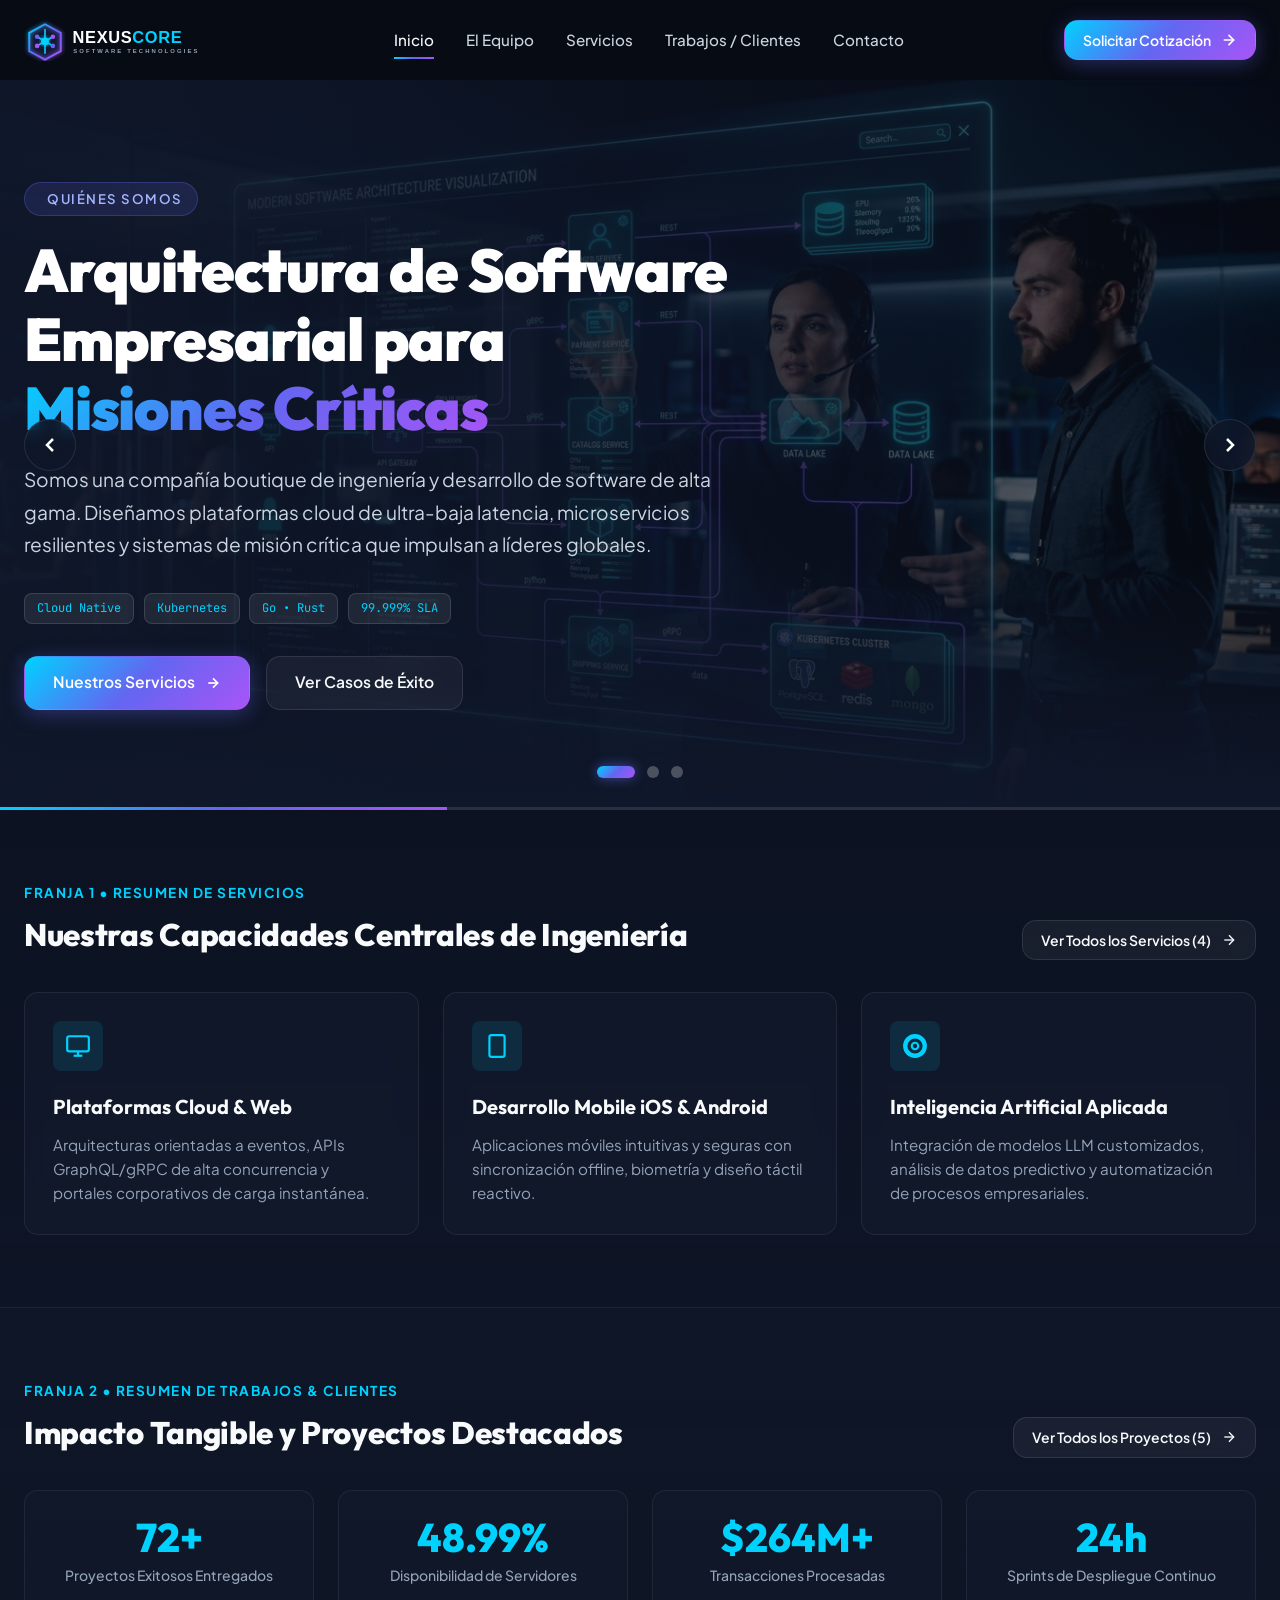
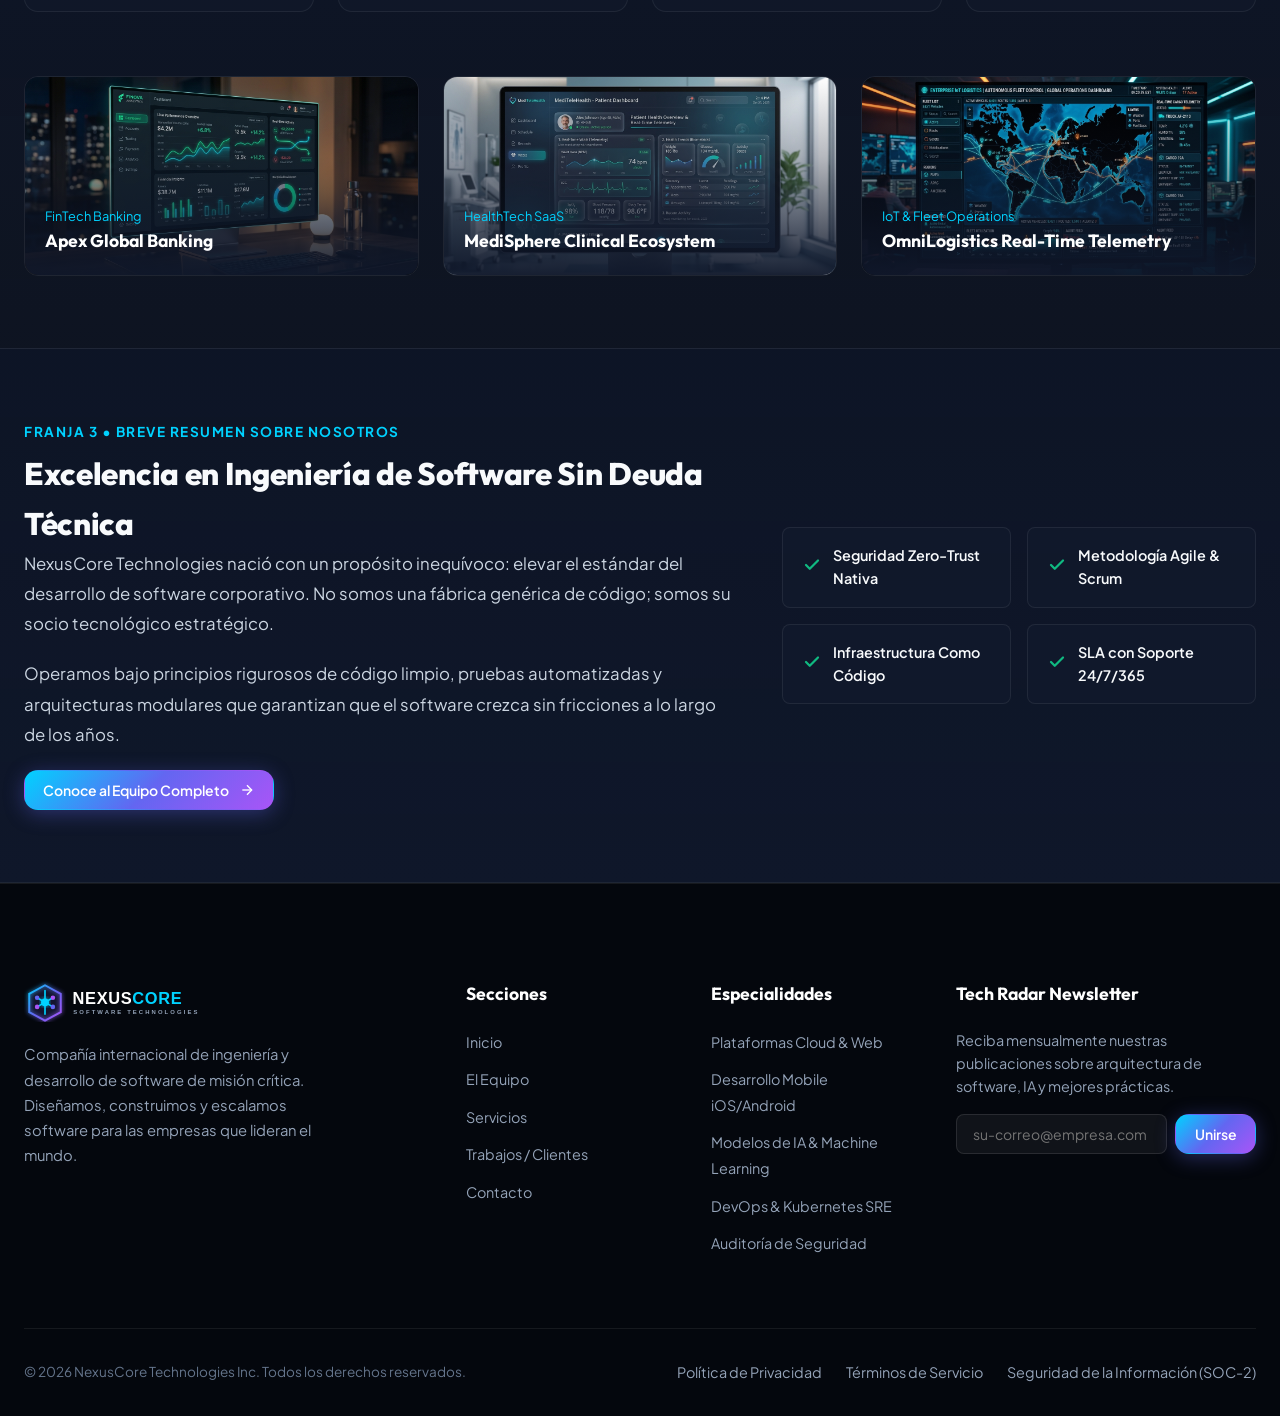
<file: index.html>
<!DOCTYPE html>
<html lang="es">

<head>
  <meta charset="UTF-8">
  <meta name="viewport" content="width=device-width, initial-scale=1.0">
  <title>NexusCore Technologies | Desarrollo de Software & Arquitectura Cloud</title>
  <meta name="description"
    content="NexusCore Technologies es una compañía líder en desarrollo de software a medida, arquitectura cloud, aplicaciones móviles y soluciones de inteligencia artificial para empresas globales.">
  <meta name="keywords"
    content="desarrollo de software, software house, cloud architecture, aplicaciones moviles, inteligencia artificial, microservicios, devops">
  <meta name="author" content="NexusCore Software Technologies">

  <!-- Favicon -->
  <link rel="icon" type="image/svg+xml" href="img/favicon.svg">

  <!-- Open Graph / Meta Social -->
  <meta property="og:type" content="website">
  <meta property="og:title" content="NexusCore Technologies | Elite Software Engineering">
  <meta property="og:description"
    content="Desarrollamos soluciones de software empresarial de alto impacto: Cloud, Mobile, Web & AI.">
  <meta property="og:image" content="img/hero-1.jpg">

  <!-- CSS Stylesheets -->
  <link rel="stylesheet" href="css/variables.css">
  <link rel="stylesheet" href="css/styles.css">
</head>

<body>

  <!-- ==========================================================================
       Header & Navigation
       ========================================================================== -->
  <header class="site-header" id="siteHeader">
    <div class="container header-container">
      <a href="index.html" class="brand-logo" aria-label="NexusCore Technologies Home">
        <img src="img/logo.svg" alt="NexusCore Software Logo" width="220" height="44">
      </a>

      <!-- Desktop & Mobile Navigation Links -->
      <nav class="nav-menu" id="navMenu" aria-label="Navegación Principal">
        <a href="index.html" class="nav-link active">Inicio</a>
        <a href="equipo.html" class="nav-link">El Equipo</a>
        <a href="servicios.html" class="nav-link">Servicios</a>
        <a href="trabajos.html" class="nav-link">Trabajos / Clientes</a>
        <a href="contacto.html" class="nav-link">Contacto</a>
      </nav>

      <div class="header-actions">
        <a href="contacto.html" class="btn btn-primary btn-sm">
          <span>Solicitar Cotización</span>
          <svg class="btn-icon-right" width="16" height="16" viewBox="0 0 24 24" fill="none" stroke="currentColor"
            stroke-width="2.5" stroke-linecap="round" stroke-linejoin="round">
            <line x1="5" y1="12" x2="19" y2="12"></line>
            <polyline points="12 5 19 12 12 19"></polyline>
          </svg>
        </a>
        <button class="mobile-toggle" id="mobileToggle" aria-label="Abrir Menú de Navegación" aria-expanded="false">
          <svg width="26" height="26" viewBox="0 0 24 24" fill="none" stroke="currentColor" stroke-width="2"
            stroke-linecap="round" stroke-linejoin="round">
            <line x1="3" y1="12" x2="21" y2="12"></line>
            <line x1="3" y1="6" x2="21" y2="6"></line>
            <line x1="3" y1="18" x2="21" y2="18"></line>
          </svg>
        </button>
      </div>
    </div>
  </header>

  <!-- ==========================================================================
       SECTION 1: HOME (Presentation Carousel & 3 Horizontal Strips)
       ========================================================================== -->
  <section id="home" class="section home-section" aria-label="Sección de Inicio y Presentación">

    <!-- Presentation Carousel (Hero Presentation) -->
    <div class="carousel-container" aria-roledescription="carousel" aria-label="Presentación Corporativa NexusCore">
      <div class="carousel-slides">

        <!-- Slide 1: Enterprise Architecture & Who We Are -->
        <article class="carousel-slide active" aria-roledescription="slide"
          aria-label="1 de 3: Quiénes Somos y Arquitectura Cloud">
          <div class="slide-backdrop">
            <img src="img/hero-1.jpg" alt="Ingenieros de NexusCore diseñando arquitectura distribuida de microservicios"
              loading="eager">
          </div>
          <div class="slide-gradient-overlay"></div>
          <div class="container">
            <div class="slide-content">
              <span class="slide-tag">
                <span class="dot"></span> Quiénes Somos
              </span>
              <h1 class="slide-title">
                Arquitectura de Software Empresarial para <span class="gradient-text">Misiones Críticas</span>
              </h1>
              <p class="slide-desc">
                Somos una compañía boutique de ingeniería y desarrollo de software de alta gama. Diseñamos plataformas
                cloud de ultra-baja latencia, microservicios resilientes y sistemas de misión crítica que impulsan a
                líderes globales.
              </p>
              <div class="slide-badges">
                <span class="tech-pill">Cloud Native</span>
                <span class="tech-pill">Kubernetes</span>
                <span class="tech-pill">Go &bull; Rust</span>
                <span class="tech-pill">99.999% SLA</span>
              </div>
              <div class="slide-actions">
                <a href="servicios.html" class="btn btn-primary">
                  <span>Nuestros Servicios</span>
                  <svg class="btn-icon-right" width="16" height="16" viewBox="0 0 24 24" fill="none"
                    stroke="currentColor" stroke-width="2.5">
                    <line x1="5" y1="12" x2="19" y2="12"></line>
                    <polyline points="12 5 19 12 12 19"></polyline>
                  </svg>
                </a>
                <a href="trabajos.html" class="btn btn-secondary">Ver Casos de Éxito</a>
              </div>
            </div>
          </div>
        </article>

        <!-- Slide 2: AI & Cloud Innovation (What We Do) -->
        <article class="carousel-slide" aria-roledescription="slide"
          aria-label="2 de 3: Qué Hacemos e Inteligencia Artificial">
          <div class="slide-backdrop">
            <img src="img/hero-2.jpg" alt="Equipo de NexusCore desarrollando modelos de Inteligencia Artificial y datos"
              loading="lazy">
          </div>
          <div class="slide-gradient-overlay"></div>
          <div class="container">
            <div class="slide-content">
              <span class="slide-tag">
                <span class="dot"></span> Qué Hacemos
              </span>
              <h2 class="slide-title">
                Inteligencia Artificial y <span class="gradient-text">Automatización Neuronal</span>
              </h2>
              <p class="slide-desc">
                Construimos agentes autónomos inteligentes, canalizaciones de datos masivos en tiempo real y modelos de
                inferencia predictiva adaptados exactamente a la lógica de negocio de su organización.
              </p>
              <div class="slide-badges">
                <span class="tech-pill">Custom LLMs</span>
                <span class="tech-pill">Predictive AI</span>
                <span class="tech-pill">Data Pipelines</span>
                <span class="tech-pill">Python &bull; PyTorch</span>
              </div>
              <div class="slide-actions">
                <a href="servicios.html" class="btn btn-primary">
                  <span>Soluciones de IA</span>
                  <svg class="btn-icon-right" width="16" height="16" viewBox="0 0 24 24" fill="none"
                    stroke="currentColor" stroke-width="2.5">
                    <line x1="5" y1="12" x2="19" y2="12"></line>
                    <polyline points="12 5 19 12 12 19"></polyline>
                  </svg>
                </a>
                <a href="contacto.html" class="btn btn-secondary">Agendar Asesoría Técnica</a>
              </div>
            </div>
          </div>
        </article>

        <!-- Slide 3: Cross-Platform Apps & Mobile Innovation -->
        <article class="carousel-slide" aria-roledescription="slide"
          aria-label="3 de 3: Aplicaciones Móviles y Web Modernas">
          <div class="slide-backdrop">
            <img src="img/hero-3.jpg" alt="Laboratorio de aplicaciones web y móviles de NexusCore" loading="lazy">
          </div>
          <div class="slide-gradient-overlay"></div>
          <div class="container">
            <div class="slide-content">
              <span class="slide-tag">
                <span class="dot"></span> Ecosistemas Multiplataforma
              </span>
              <h2 class="slide-title">
                Experiencias Digitales <span class="gradient-text">Web & Móviles de Vanguardia</span>
              </h2>
              <p class="slide-desc">
                Desarrollamos aplicaciones web progresivas y móviles nativas (iOS y Android) fluidas, con diseño UI/UX
                de nivel mundial y rendimiento extremo que deleitan a millones de usuarios finales.
              </p>
              <div class="slide-badges">
                <span class="tech-pill">React & React Native</span>
                <span class="tech-pill">Swift & Kotlin</span>
                <span class="tech-pill">TypeScript</span>
                <span class="tech-pill">GraphQL</span>
              </div>
              <div class="slide-actions">
                <a href="trabajos.html" class="btn btn-primary">
                  <span>Explorar Proyectos</span>
                  <svg class="btn-icon-right" width="16" height="16" viewBox="0 0 24 24" fill="none"
                    stroke="currentColor" stroke-width="2.5">
                    <line x1="5" y1="12" x2="19" y2="12"></line>
                    <polyline points="12 5 19 12 12 19"></polyline>
                  </svg>
                </a>
                <a href="equipo.html" class="btn btn-secondary">Conocer al Equipo</a>
              </div>
            </div>
          </div>
        </article>

      </div>

      <!-- Carousel Controls -->
      <button class="carousel-btn prev" aria-label="Slide Anterior" id="carouselPrev">
        <svg width="24" height="24" viewBox="0 0 24 24" fill="none" stroke="currentColor" stroke-width="2.5">
          <polyline points="15 18 9 12 15 6"></polyline>
        </svg>
      </button>
      <button class="carousel-btn next" aria-label="Slide Siguiente" id="carouselNext">
        <svg width="24" height="24" viewBox="0 0 24 24" fill="none" stroke="currentColor" stroke-width="2.5">
          <polyline points="9 18 15 12 9 6"></polyline>
        </svg>
      </button>

      <!-- Slide Indicators / Dots -->
      <div class="carousel-indicators" role="tablist" aria-label="Seleccionar diapositiva">
        <button class="carousel-dot active" role="tab" aria-selected="true" aria-label="Ir a diapositiva 1"></button>
        <button class="carousel-dot" role="tab" aria-selected="false" aria-label="Ir a diapositiva 2"></button>
        <button class="carousel-dot" role="tab" aria-selected="false" aria-label="Ir a diapositiva 3"></button>
      </div>

      <!-- Synchronized Progress Bar -->
      <div class="carousel-progress" aria-hidden="true">
        <div class="carousel-progress-bar"></div>
      </div>
    </div>

    <!-- ======================================================================
         3 HORIZONTAL STRIPS BELOW THE PRESENTATION (Strict Requirement)
         ====================================================================== -->
    <div class="home-strips-wrapper">

      <!-- STRIP 1: Summary of Services (Resumen de Servicios) -->
      <div class="home-strip strip-services" id="stripServices">
        <div class="container">
          <div class="strip-inner">
            <div class="strip-top-bar">
              <div>
                <div class="strip-tag-small">Franja 1 &bull; Resumen de Servicios</div>
                <h3 class="strip-heading">Nuestras Capacidades Centrales de Ingeniería</h3>
              </div>
              <a href="servicios.html" class="btn btn-secondary btn-sm">
                <span>Ver Todos los Servicios (4)</span>
                <svg width="16" height="16" viewBox="0 0 24 24" fill="none" stroke="currentColor" stroke-width="2">
                  <line x1="5" y1="12" x2="19" y2="12"></line>
                  <polyline points="12 5 19 12 12 19"></polyline>
                </svg>
              </a>
            </div>

            <div class="strip-services-grid">
              <!-- Summary Service 1 -->
              <div class="strip-service-card">
                <div class="strip-card-icon">
                  <svg width="26" height="26" viewBox="0 0 24 24" fill="none" stroke="currentColor" stroke-width="2">
                    <rect x="2" y="3" width="20" height="14" rx="2" ry="2"></rect>
                    <line x1="8" y1="21" x2="16" y2="21"></line>
                    <line x1="12" y1="17" x2="12" y2="21"></line>
                  </svg>
                </div>
                <h4 class="strip-card-title">Plataformas Cloud & Web</h4>
                <p class="strip-card-desc">Arquitecturas orientadas a eventos, APIs GraphQL/gRPC de alta concurrencia y
                  portales corporativos de carga instantánea.</p>
              </div>

              <!-- Summary Service 2 -->
              <div class="strip-service-card">
                <div class="strip-card-icon">
                  <svg width="26" height="26" viewBox="0 0 24 24" fill="none" stroke="currentColor" stroke-width="2">
                    <rect x="5" y="2" width="14" height="20" rx="2" ry="2"></rect>
                    <line x1="12" y1="18" x2="12.01" y2="18"></line>
                  </svg>
                </div>
                <h4 class="strip-card-title">Desarrollo Mobile iOS & Android</h4>
                <p class="strip-card-desc">Aplicaciones móviles intuitivas y seguras con sincronización offline,
                  biometría y diseño táctil reactivo.</p>
              </div>

              <!-- Summary Service 3 -->
              <div class="strip-service-card">
                <div class="strip-card-icon">
                  <svg width="26" height="26" viewBox="0 0 24 24" fill="none" stroke="currentColor" stroke-width="2">
                    <path d="M12 2a10 10 0 1 0 10 10A10 10 0 0 0 12 2zm0 18a8 8 0 1 1 8-8 8 8 0 0 1-8 8z"></path>
                    <circle cx="12" cy="12" r="3"></circle>
                  </svg>
                </div>
                <h4 class="strip-card-title">Inteligencia Artificial Aplicada</h4>
                <p class="strip-card-desc">Integración de modelos LLM customizados, análisis de datos predictivo y
                  automatización de procesos empresariales.</p>
              </div>
            </div>
          </div>
        </div>
      </div>

      <!-- STRIP 2: Summary of Works / Projects (Resumen de Trabajos / Clientes) -->
      <div class="home-strip strip-works" id="stripWorks">
        <div class="container">
          <div class="strip-inner">
            <div class="strip-top-bar">
              <div>
                <div class="strip-tag-small">Franja 2 &bull; Resumen de Trabajos & Clientes</div>
                <h3 class="strip-heading">Impacto Tangible y Proyectos Destacados</h3>
              </div>
              <a href="trabajos.html" class="btn btn-secondary btn-sm">
                <span>Ver Todos los Proyectos (5)</span>
                <svg width="16" height="16" viewBox="0 0 24 24" fill="none" stroke="currentColor" stroke-width="2">
                  <line x1="5" y1="12" x2="19" y2="12"></line>
                  <polyline points="12 5 19 12 12 19"></polyline>
                </svg>
              </a>
            </div>

            <!-- Key Impact Metrics Counters -->
            <div class="strip-metrics-grid">
              <div class="metric-box">
                <div class="metric-number" data-target="150" data-suffix="+">150+</div>
                <div class="metric-label">Proyectos Exitosos Entregados</div>
              </div>
              <div class="metric-box">
                <div class="metric-number" data-target="99" data-suffix=".99%">99.99%</div>
                <div class="metric-label">Disponibilidad de Servidores</div>
              </div>
              <div class="metric-box">
                <div class="metric-number" data-target="450" data-prefix="$" data-suffix="M+">$450M+</div>
                <div class="metric-label">Transacciones Procesadas</div>
              </div>
              <div class="metric-box">
                <div class="metric-number" data-target="48" data-suffix="h">48h</div>
                <div class="metric-label">Sprints de Despliegue Continuo</div>
              </div>
            </div>

            <!-- Visual Project Previews -->
            <div class="strip-works-previews">
              <div class="strip-project-preview">
                <img src="img/project-1.jpg" alt="Preview Caso Apex Banking">
                <div class="strip-project-overlay">
                  <span class="strip-project-category">FinTech Banking</span>
                  <h4 class="strip-project-name">Apex Global Banking</h4>
                </div>
              </div>
              <div class="strip-project-preview">
                <img src="img/project-2.jpg" alt="Preview Caso MediSphere">
                <div class="strip-project-overlay">
                  <span class="strip-project-category">HealthTech SaaS</span>
                  <h4 class="strip-project-name">MediSphere Clinical Ecosystem</h4>
                </div>
              </div>
              <div class="strip-project-preview">
                <img src="img/project-3.jpg" alt="Preview Caso OmniLogistics">
                <div class="strip-project-overlay">
                  <span class="strip-project-category">IoT & Fleet Operations</span>
                  <h4 class="strip-project-name">OmniLogistics Real-Time Telemetry</h4>
                </div>
              </div>
            </div>
          </div>
        </div>
      </div>

      <!-- STRIP 3: Brief 'About Us' Summary (Resumen Sobre Nosotros) -->
      <div class="home-strip strip-about" id="stripAbout">
        <div class="container">
          <div class="strip-inner">
            <div class="strip-about-layout">
              <div class="strip-about-text">
                <div class="strip-tag-small">Franja 3 &bull; Breve Resumen Sobre Nosotros</div>
                <h3 class="strip-heading">Excelencia en Ingeniería de Software Sin Deuda Técnica</h3>
                <p>
                  NexusCore Technologies nació con un propósito inequívoco: elevar el estándar del desarrollo de
                  software corporativo. No somos una fábrica genérica de código; somos su socio tecnológico estratégico.
                </p>
                <p>
                  Operamos bajo principios rigurosos de código limpio, pruebas automatizadas y arquitecturas modulares
                  que garantizan que el software crezca sin fricciones a lo largo de los años.
                </p>
                <a href="equipo.html" class="btn btn-primary btn-sm">
                  <span>Conoce al Equipo Completo </span>
                  <svg width="16" height="16" viewBox="0 0 24 24" fill="none" stroke="currentColor" stroke-width="2">
                    <line x1="5" y1="12" x2="19" y2="12"></line>
                    <polyline points="12 5 19 12 12 19"></polyline>
                  </svg>
                </a>
              </div>

              <div class="strip-about-pillars">
                <div class="pillar-item">
                  <span class="pillar-icon"><svg width="18" height="18" viewBox="0 0 24 24" fill="none" stroke="currentColor" stroke-width="3" stroke-linecap="round" stroke-linejoin="round"><polyline points="20 6 9 17 4 12"></polyline></svg></span>
                  <span>Seguridad Zero-Trust Nativa</span>
                </div>
                <div class="pillar-item">
                  <span class="pillar-icon"><svg width="18" height="18" viewBox="0 0 24 24" fill="none" stroke="currentColor" stroke-width="3" stroke-linecap="round" stroke-linejoin="round"><polyline points="20 6 9 17 4 12"></polyline></svg></span>
                  <span>Metodología Agile & Scrum</span>
                </div>
                <div class="pillar-item">
                  <span class="pillar-icon"><svg width="18" height="18" viewBox="0 0 24 24" fill="none" stroke="currentColor" stroke-width="3" stroke-linecap="round" stroke-linejoin="round"><polyline points="20 6 9 17 4 12"></polyline></svg></span>
                  <span>Infraestructura Como Código</span>
                </div>
                <div class="pillar-item">
                  <span class="pillar-icon"><svg width="18" height="18" viewBox="0 0 24 24" fill="none" stroke="currentColor" stroke-width="3" stroke-linecap="round" stroke-linejoin="round"><polyline points="20 6 9 17 4 12"></polyline></svg></span>
                  <span>SLA con Soporte 24/7/365</span>
                </div>
              </div>
            </div>
          </div>
        </div>
      </div>

    </div>
  </section>



  <footer class="site-footer">
    <div class="container">
      <div class="footer-top-grid">

        <!-- Brand Info -->
        <div class="footer-brand">
          <a href="index.html" class="brand-logo" aria-label="Volver a Inicio">
            <img src="img/logo.svg" alt="NexusCore Technologies Logo" width="190" height="38">
          </a>
          <p>
            Compañía internacional de ingeniería y desarrollo de software de misión crítica. Diseñamos, construimos y
            escalamos software para las empresas que lideran el mundo.
          </p>
        </div>

        <!-- Quick Navigation Links (The 5 Sections) -->
        <div>
          <h4 class="footer-col-title">Secciones</h4>
          <ul class="footer-links-list">
            <li><a href="index.html" class="footer-link">Inicio</a></li>
            <li><a href="equipo.html" class="footer-link">El Equipo</a></li>
            <li><a href="servicios.html" class="footer-link">Servicios</a></li>
            <li><a href="trabajos.html" class="footer-link">Trabajos / Clientes</a></li>
            <li><a href="contacto.html" class="footer-link">Contacto</a></li>
          </ul>
        </div>

        <!-- Services Links -->
        <div>
          <h4 class="footer-col-title">Especialidades</h4>
          <ul class="footer-links-list">
            <li><a href="servicios.html" class="footer-link">Plataformas Cloud & Web</a></li>
            <li><a href="servicios.html" class="footer-link">Desarrollo Mobile iOS/Android</a></li>
            <li><a href="servicios.html" class="footer-link">Modelos de IA & Machine Learning</a></li>
            <li><a href="servicios.html" class="footer-link">DevOps & Kubernetes SRE</a></li>
            <li><a href="servicios.html" class="footer-link">Auditoría de Seguridad</a></li>
          </ul>
        </div>

        <!-- Newsletter & Stay Connected -->
        <div class="footer-newsletter">
          <h4 class="footer-col-title">Tech Radar Newsletter</h4>
          <p>Reciba mensualmente nuestras publicaciones sobre arquitectura de software, IA y mejores prácticas.</p>
          <form class="footer-form"
            onsubmit="event.preventDefault(); alert('Â¡Gracias por suscribirte al Tech Radar de NexusCore!'); this.reset();">
            <input type="email" placeholder="su-correo@empresa.com" required aria-label="Correo para newsletter">
            <button type="submit" class="btn btn-primary btn-sm">Unirse</button>
          </form>
        </div>

      </div>

      <!-- Bottom Bar -->
      <div class="footer-bottom">
        <div>
          &copy; 2026 NexusCore Technologies Inc. Todos los derechos reservados.
        </div>
        <div class="footer-bottom-links">
          <a href="index.html" class="footer-link">Política de Privacidad</a>
          <a href="index.html" class="footer-link">Términos de Servicio</a>
          <a href="index.html" class="footer-link">Seguridad de la Información (SOC-2)</a>
        </div>
      </div>
    </div>
  </footer>

  <!-- ==========================================================================
       JavaScript Scripts (Strict Folder js/)
       ========================================================================== -->
  <script src="js/carousel.js"></script>
  <script src="js/validation.js"></script>
  <script src="js/main.js"></script>
</body>

</html>
</file>
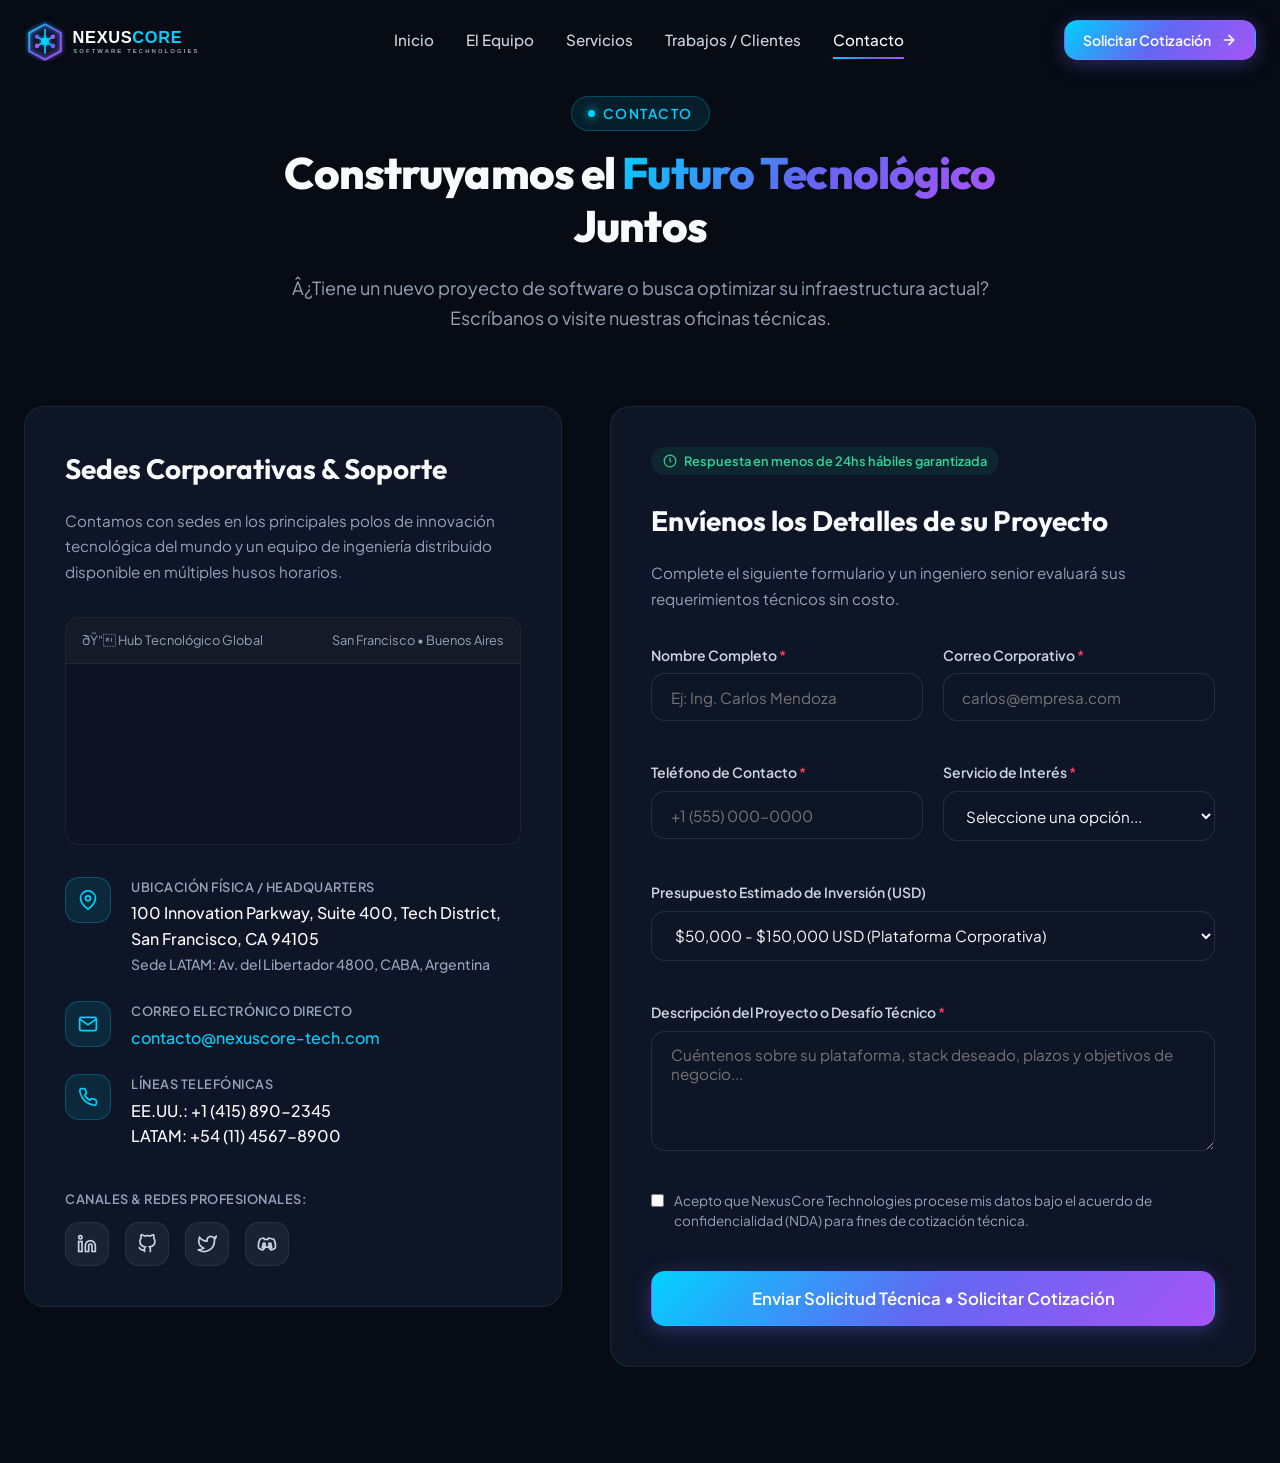
<file: contacto.html>
﻿<!DOCTYPE html>
<html lang="es">
<head>
  <meta charset="UTF-8">
  <meta name="viewport" content="width=device-width, initial-scale=1.0">
  <title>NexusCore Technologies | Desarrollo de Software & Arquitectura Cloud</title>
  <meta name="description" content="NexusCore Technologies es una compañía líder en desarrollo de software a medida, arquitectura cloud, aplicaciones móviles y soluciones de inteligencia artificial para empresas globales.">
  <meta name="keywords" content="desarrollo de software, software house, cloud architecture, aplicaciones moviles, inteligencia artificial, microservicios, devops">
  <meta name="author" content="NexusCore Software Technologies">
  
  <!-- Favicon -->
  <link rel="icon" type="image/svg+xml" href="img/favicon.svg">

  <!-- Open Graph / Meta Social -->
  <meta property="og:type" content="website">
  <meta property="og:title" content="NexusCore Technologies | Elite Software Engineering">
  <meta property="og:description" content="Desarrollamos soluciones de software empresarial de alto impacto: Cloud, Mobile, Web & AI.">
  <meta property="og:image" content="img/hero-1.jpg">

  <!-- CSS Stylesheets -->
  <link rel="stylesheet" href="css/variables.css">
  <link rel="stylesheet" href="css/styles.css">
</head>
<body>

  <!-- ==========================================================================
       Header & Navigation
       ========================================================================== -->
  <header class="site-header" id="siteHeader">
    <div class="container header-container">
      <a href="index.html" class="brand-logo" aria-label="NexusCore Technologies Home">
        <img src="img/logo.svg" alt="NexusCore Software Logo" width="220" height="44">
      </a>

      <!-- Desktop & Mobile Navigation Links -->
      <nav class="nav-menu" id="navMenu" aria-label="Navegación Principal">
        <a href="index.html" class="nav-link active">Inicio</a>
        <a href="equipo.html" class="nav-link">El Equipo</a>
        <a href="servicios.html" class="nav-link">Servicios</a>
        <a href="trabajos.html" class="nav-link">Trabajos / Clientes</a>
        <a href="contacto.html" class="nav-link">Contacto</a>
      </nav>

      <div class="header-actions">
        <a href="contacto.html" class="btn btn-primary btn-sm">
          <span>Solicitar Cotización</span>
          <svg class="btn-icon-right" width="16" height="16" viewBox="0 0 24 24" fill="none" stroke="currentColor" stroke-width="2.5" stroke-linecap="round" stroke-linejoin="round"><line x1="5" y1="12" x2="19" y2="12"></line><polyline points="12 5 19 12 12 19"></polyline></svg>
        </a>
        <button class="mobile-toggle" id="mobileToggle" aria-label="Abrir Menú de Navegación" aria-expanded="false">
          <svg width="26" height="26" viewBox="0 0 24 24" fill="none" stroke="currentColor" stroke-width="2" stroke-linecap="round" stroke-linejoin="round"><line x1="3" y1="12" x2="21" y2="12"></line><line x1="3" y1="6" x2="21" y2="6"></line><line x1="3" y1="18" x2="21" y2="18"></line></svg>
        </button>
      </div>
    </div>
  </header>

<!-- ==========================================================================
       SECTION 5: CONTACT (Contacto)
       ========================================================================== -->
  <section id="contact" class="section" aria-label="Sección de Contacto">
    <div class="glow-bg" style="top: 15%; left: 30%;"></div>
    <div class="container">
      <div class="section-header">
        <span class="section-badge"><span class="dot"></span> Contacto </span>
        <h2 class="section-title">Construyamos el <span class="gradient-text">Futuro Tecnológico</span> Juntos</h2>
        <p class="section-subtitle">
          Â¿Tiene un nuevo proyecto de software o busca optimizar su infraestructura actual? Escríbanos o visite nuestras oficinas técnicas.
        </p>
      </div>

      <div class="contact-layout">
        
        <!-- Physical Location & Corporate Info Column -->
        <div class="contact-info-card">
          <h3 class="contact-info-title">Sedes Corporativas & Soporte</h3>
          <p class="contact-info-desc">
            Contamos con sedes en los principales polos de innovación tecnológica del mundo y un equipo de ingeniería distribuido disponible en múltiples husos horarios.
          </p>

          <!-- Interactive Styled Map Container -->
          <div class="map-preview-container">
            <div class="map-header">
              <span>ðŸ“ Hub Tecnológico Global</span>
              <span>San Francisco &bull; Buenos Aires</span>
            </div>
            <iframe 
              class="map-interactive-view"
              title="Ubicación Física de las Oficinas de NexusCore"
              src="https://www.google.com/maps/embed?pb=!1m18!1m12!1m3!1d3153.086377508732!2d-122.3999719!3d37.7880853!2m3!1f0!2f0!3f0!3m2!1i1024!2i768!4f13.1!3m3!1m2!1s0x8085807c4b4a3a69%3A0x6a053c896d8442a5!2sMarket%20St%2C%20San%20Francisco%2C%20CA!5e0!3m2!1sen!2sus!4v1680000000000!5m2!1sen!2sus"
              loading="lazy" 
              referrerpolicy="no-referrer-when-downgrade">
            </iframe>
          </div>

          <!-- Contact Details List -->
          <div class="contact-details-list">
            
            <!-- Address -->
            <div class="contact-detail-item">
              <div class="contact-icon-circle">
                <svg width="20" height="20" viewBox="0 0 24 24" fill="none" stroke="currentColor" stroke-width="2"><path d="M21 10c0 7-9 13-9 13s-9-6-9-13a9 9 0 0 1 18 0z"></path><circle cx="12" cy="10" r="3"></circle></svg>
              </div>
              <div>
                <div class="contact-detail-label">Ubicación Física / Headquarters</div>
                <div class="contact-detail-value">
                  100 Innovation Parkway, Suite 400, Tech District, San Francisco, CA 94105<br>
                  <span style="font-size:0.88rem; color:var(--text-muted);">Sede LATAM: Av. del Libertador 4800, CABA, Argentina</span>
                </div>
              </div>
            </div>

            <!-- Email -->
            <div class="contact-detail-item">
              <div class="contact-icon-circle">
                <svg width="20" height="20" viewBox="0 0 24 24" fill="none" stroke="currentColor" stroke-width="2"><path d="M4 4h16c1.1 0 2 .9 2 2v12c0 1.1-.9 2-2 2H4c-1.1 0-2-.9-2-2V6c0-1.1.9-2 2-2z"></path><polyline points="22,6 12,13 2,6"></polyline></svg>
              </div>
              <div>
                <div class="contact-detail-label">Correo Electrónico Directo</div>
                <div class="contact-detail-value">
                  <a href="mailto:contacto@nexuscore-tech.com" style="color:var(--accent-cyan);">contacto@nexuscore-tech.com</a>
                </div>
              </div>
            </div>

            <!-- Phone -->
            <div class="contact-detail-item">
              <div class="contact-icon-circle">
                <svg width="20" height="20" viewBox="0 0 24 24" fill="none" stroke="currentColor" stroke-width="2"><path d="M22 16.92v3a2 2 0 0 1-2.18 2 19.79 19.79 0 0 1-8.63-3.07 19.5 19.5 0 0 1-6-6 19.79 19.79 0 0 1-3.07-8.67A2 2 0 0 1 4.11 2h3a2 2 0 0 1 2 1.72 12.84 12.84 0 0 0 .7 2.81 2 2 0 0 1-.45 2.11L8.09 9.91a16 16 0 0 0 6 6l1.27-1.27a2 2 0 0 1 2.11-.45 12.84 12.84 0 0 0 2.81.7A2 2 0 0 1 22 16.92z"></path></svg>
              </div>
              <div>
                <div class="contact-detail-label">Líneas Telefónicas</div>
                <div class="contact-detail-value">
                  EE.UU.: <a href="tel:+14158902345" style="color:var(--text-primary);">+1 (415) 890-2345</a><br>
                  LATAM: <a href="tel:+541145678900" style="color:var(--text-primary);">+54 (11) 4567-8900</a>
                </div>
              </div>
            </div>

          </div>

          <!-- Social Media Channels -->
          <div class="contact-detail-label" style="margin-bottom: 0.75rem;">Canales & Redes Profesionales:</div>
          <div class="contact-social-bar">
            <a href="https://linkedin.com" target="_blank" rel="noopener noreferrer" class="contact-social-btn" aria-label="LinkedIn NexusCore">
              <svg width="20" height="20" viewBox="0 0 24 24" fill="none" stroke="currentColor" stroke-width="2"><path d="M16 8a6 6 0 0 1 6 6v7h-4v-7a2 2 0 0 0-2-2 2 2 0 0 0-2 2v7h-4v-7a6 6 0 0 1 6-6z"></path><rect x="2" y="9" width="4" height="12"></rect><circle cx="4" cy="4" r="2"></circle></svg>
            </a>
            <a href="https://github.com" target="_blank" rel="noopener noreferrer" class="contact-social-btn" aria-label="GitHub NexusCore">
              <svg width="20" height="20" viewBox="0 0 24 24" fill="none" stroke="currentColor" stroke-width="2"><path d="M9 19c-5 1.5-5-2.5-7-3m14 6v-3.87a3.37 3.37 0 0 0-.94-2.61c3.14-.35 6.44-1.54 6.44-7A5.44 5.44 0 0 0 20 4.77 5.07 5.07 0 0 0 19.91 1S18.73.65 16 2.48a13.38 13.38 0 0 0-7 0C6.27.65 5.09 1 5.09 1A5.07 5.07 0 0 0 5 4.77a5.44 5.44 0 0 0-1.5 3.78c0 5.42 3.3 6.61 6.44 7A3.37 3.37 0 0 0 9 18.13V22"></path></svg>
            </a>
            <a href="https://twitter.com" target="_blank" rel="noopener noreferrer" class="contact-social-btn" aria-label="X / Twitter NexusCore">
              <svg width="20" height="20" viewBox="0 0 24 24" fill="none" stroke="currentColor" stroke-width="2"><path d="M23 3a10.9 10.9 0 0 1-3.14 1.53 4.48 4.48 0 0 0-7.86 3v1A10.66 10.66 0 0 1 3 4s-4 9 5 13a11.64 11.64 0 0 1-7 2c9 5 20 0 20-11.5a4.5 4.5 0 0 0-.08-.83A7.72 7.72 0 0 0 23 3z"></path></svg>
            </a>
            <a href="https://discord.com" target="_blank" rel="noopener noreferrer" class="contact-social-btn" aria-label="Discord NexusCore">
              <svg width="20" height="20" viewBox="0 0 24 24" fill="none" stroke="currentColor" stroke-width="2"><path d="M18 6h0a14.5 14.5 0 0 0-4-1.2 1 1 0 0 0-.5.4c-.2.4-.4.9-.6 1.4a13.3 13.3 0 0 0-4 0 10.5 10.5 0 0 0-.6-1.4 1 1 0 0 0-.5-.4 14.5 14.5 0 0 0-4 1.2A15 15 0 0 0 2 17c1.7 1.3 3.3 2 5 2a1 1 0 0 0 .8-.4c.3-.5.6-1 .9-1.5a9.3 9.3 0 0 1-2-.7 1 1 0 0 1 1.2-1.6 8.3 8.3 0 0 0 8 0 1 1 0 0 1 1.2 1.6 9.3 9.3 0 0 1-2 .7c.3.5.6 1 .9 1.5a1 1 0 0 0 .8.4c1.7 0 3.3-.7 5-2a15 15 0 0 0-1.8-11z"></path><circle cx="8.5" cy="12.5" r="1.5"></circle><circle cx="15.5" cy="12.5" r="1.5"></circle></svg>
            </a>
          </div>
        </div>

        <!-- Functional Contact Form Column -->
        <div class="contact-form-card">
          <div class="form-header-badge">
            <svg width="14" height="14" viewBox="0 0 24 24" fill="none" stroke="currentColor" stroke-width="2"><circle cx="12" cy="12" r="10"></circle><polyline points="12 6 12 12 14 14"></polyline></svg>
            <span>Respuesta en menos de 24hs hábiles garantizada</span>
          </div>
          <h3 class="contact-info-title">Envíenos los Detalles de su Proyecto</h3>
          <p class="contact-info-desc">
            Complete el siguiente formulario y un ingeniero senior evaluará sus requerimientos técnicos sin costo.
          </p>

          <form id="contactForm" novalidate>
            
            <!-- Anti-spam Honeypot -->
            <div style="display:none;" aria-hidden="true">
              <input type="text" name="website_website" id="websiteWebsite" tabindex="-1" autocomplete="off">
            </div>

            <div class="form-grid">
              
              <!-- Full Name -->
              <div class="form-group" id="groupName">
                <label for="contactName" class="form-label">Nombre Completo <span class="required">*</span></label>
                <input type="text" id="contactName" name="name" class="form-input" placeholder="Ej: Ing. Carlos Mendoza" required autocomplete="name">
                <span class="form-error-msg">Por favor ingrese un nombre válido.</span>
              </div>

              <!-- Email -->
              <div class="form-group" id="groupEmail">
                <label for="contactEmail" class="form-label">Correo Corporativo <span class="required">*</span></label>
                <input type="email" id="contactEmail" name="email" class="form-input" placeholder="carlos@empresa.com" required autocomplete="email">
                <span class="form-error-msg">Ingrese un correo electrónico corporativo válido.</span>
              </div>

              <!-- Phone -->
              <div class="form-group" id="groupPhone">
                <label for="contactPhone" class="form-label">Teléfono de Contacto <span class="required">*</span></label>
                <input type="tel" id="contactPhone" name="phone" class="form-input" placeholder="+1 (555) 000-0000" required autocomplete="tel">
                <span class="form-error-msg">Ingrese un número telefónico de contacto válido.</span>
              </div>

              <!-- Service Selection -->
              <div class="form-group" id="groupService">
                <label for="contactService" class="form-label">Servicio de Interés <span class="required">*</span></label>
                <select id="contactService" name="service" class="form-select" required>
                  <option value="" disabled selected>Seleccione una opción...</option>
                  <option value="cloud_web">Desarrollo Web & Cloud Empresarial</option>
                  <option value="mobile">Desarrollo Móvil (iOS & Android)</option>
                  <option value="ai">Inteligencia Artificial & Automatización</option>
                  <option value="devops">DevOps, CI/CD & Infraestructura Cloud</option>
                  <option value="consulting">Auditoría & Consultoría Arquitectónica</option>
                </select>
                <span class="form-error-msg">Por favor seleccione un servicio.</span>
              </div>

              <!-- Budget Range (Optional) -->
              <div class="form-group full-width">
                <label for="contactBudget" class="form-label">Presupuesto Estimado de Inversión (USD)</label>
                <select id="contactBudget" name="budget" class="form-select">
                  <option value="under_25k">&lt; $25,000 USD (MVP / Fase Inicial)</option>
                  <option value="25k_50k">$25,000 - $50,000 USD (Proyecto Mediano)</option>
                  <option value="50k_150k" selected>$50,000 - $150,000 USD (Plataforma Corporativa)</option>
                  <option value="over_150k">&gt; $150,000 USD (Transformación Enterprise)</option>
                </select>
              </div>

              <!-- Message -->
              <div class="form-group full-width" id="groupMessage">
                <label for="contactMessage" class="form-label">Descripción del Proyecto o Desafío Técnico <span class="required">*</span></label>
                <textarea id="contactMessage" name="message" class="form-textarea" placeholder="Cuéntenos sobre su plataforma, stack deseado, plazos y objetivos de negocio..." required rows="4"></textarea>
                <span class="form-error-msg">Por favor describa brevemente su requerimiento (mínimo 10 caracteres).</span>
              </div>

              <!-- Consent Checkbox -->
              <div class="form-group full-width" id="groupConsent">
                <label class="form-checkbox-label">
                  <input type="checkbox" id="contactConsent" required>
                  <span>Acepto que NexusCore Technologies procese mis datos bajo el acuerdo de confidencialidad (NDA) para fines de cotización técnica.</span>
                </label>
                <span class="form-error-msg">Debe autorizar el contacto técnico.</span>
              </div>

              <!-- Submit Button -->
              <div class="form-group full-width" style="margin-bottom:0;">
                <button type="submit" class="btn btn-primary submit-btn">
                  <span class="btn-text">Enviar Solicitud Técnica &bull; Solicitar Cotización</span>
                  <div class="btn-spinner" aria-hidden="true"></div>
                </button>
              </div>

            </div>
          </form>
        </div>

      </div>
    </div>
  </section>

<!-- ==========================================================================
       Toast Notification Alert
       ========================================================================== -->
  <div class="toast-notification" id="toastNotification" role="status" aria-live="polite">
    <div class="toast-icon">âœ“</div>
    <div>
      <div class="toast-title">Â¡Solicitud Recibida!</div>
      <div class="toast-desc">Un arquitecto senior revisará su propuesta a la brevedad.</div>
    </div>

<footer class="site-footer">
    <div class="container">
      <div class="footer-top-grid">
        
        <!-- Brand Info -->
        <div class="footer-brand">
          <a href="index.html" class="brand-logo" aria-label="Volver a Inicio">
            <img src="img/logo.svg" alt="NexusCore Technologies Logo" width="190" height="38">
          </a>
          <p>
            Compañía internacional de ingeniería y desarrollo de software de misión crítica. Diseñamos, construimos y escalamos software para las empresas que lideran el mundo.
          </p>
        </div>

        <!-- Quick Navigation Links (The 5 Sections) -->
        <div>
          <h4 class="footer-col-title">Secciones</h4>
          <ul class="footer-links-list">
            <li><a href="index.html" class="footer-link">Inicio</a></li>
            <li><a href="equipo.html" class="footer-link">El Equipo</a></li>
            <li><a href="servicios.html" class="footer-link">Servicios</a></li>
            <li><a href="trabajos.html" class="footer-link">Trabajos / Clientes</a></li>
            <li><a href="contacto.html" class="footer-link">Contacto</a></li>
          </ul>
        </div>

        <!-- Services Links -->
        <div>
          <h4 class="footer-col-title">Especialidades</h4>
          <ul class="footer-links-list">
            <li><a href="servicios.html" class="footer-link">Plataformas Cloud & Web</a></li>
            <li><a href="servicios.html" class="footer-link">Desarrollo Mobile iOS/Android</a></li>
            <li><a href="servicios.html" class="footer-link">Modelos de IA & Machine Learning</a></li>
            <li><a href="servicios.html" class="footer-link">DevOps & Kubernetes SRE</a></li>
            <li><a href="servicios.html" class="footer-link">Auditoría de Seguridad</a></li>
          </ul>
        </div>

        <!-- Newsletter & Stay Connected -->
        <div class="footer-newsletter">
          <h4 class="footer-col-title">Tech Radar Newsletter</h4>
          <p>Reciba mensualmente nuestras publicaciones sobre arquitectura de software, IA y mejores prácticas.</p>
          <form class="footer-form" onsubmit="event.preventDefault(); alert('Â¡Gracias por suscribirte al Tech Radar de NexusCore!'); this.reset();">
            <input type="email" placeholder="su-correo@empresa.com" required aria-label="Correo para newsletter">
            <button type="submit" class="btn btn-primary btn-sm">Unirse</button>
          </form>
        </div>

      </div>

      <!-- Bottom Bar -->
      <div class="footer-bottom">
        <div>
          &copy; 2026 NexusCore Technologies Inc. Todos los derechos reservados.
        </div>
        <div class="footer-bottom-links">
          <a href="index.html" class="footer-link">Política de Privacidad</a>
          <a href="index.html" class="footer-link">Términos de Servicio</a>
          <a href="index.html" class="footer-link">Seguridad de la Información (SOC-2)</a>
        </div>
      </div>
    </div>
  </footer>

  <!-- ==========================================================================
       JavaScript Scripts (Strict Folder js/)
       ========================================================================== -->
  <script src="js/carousel.js"></script>
  <script src="js/validation.js"></script>
  <script src="js/main.js"></script>
</body>
</html>
</file>
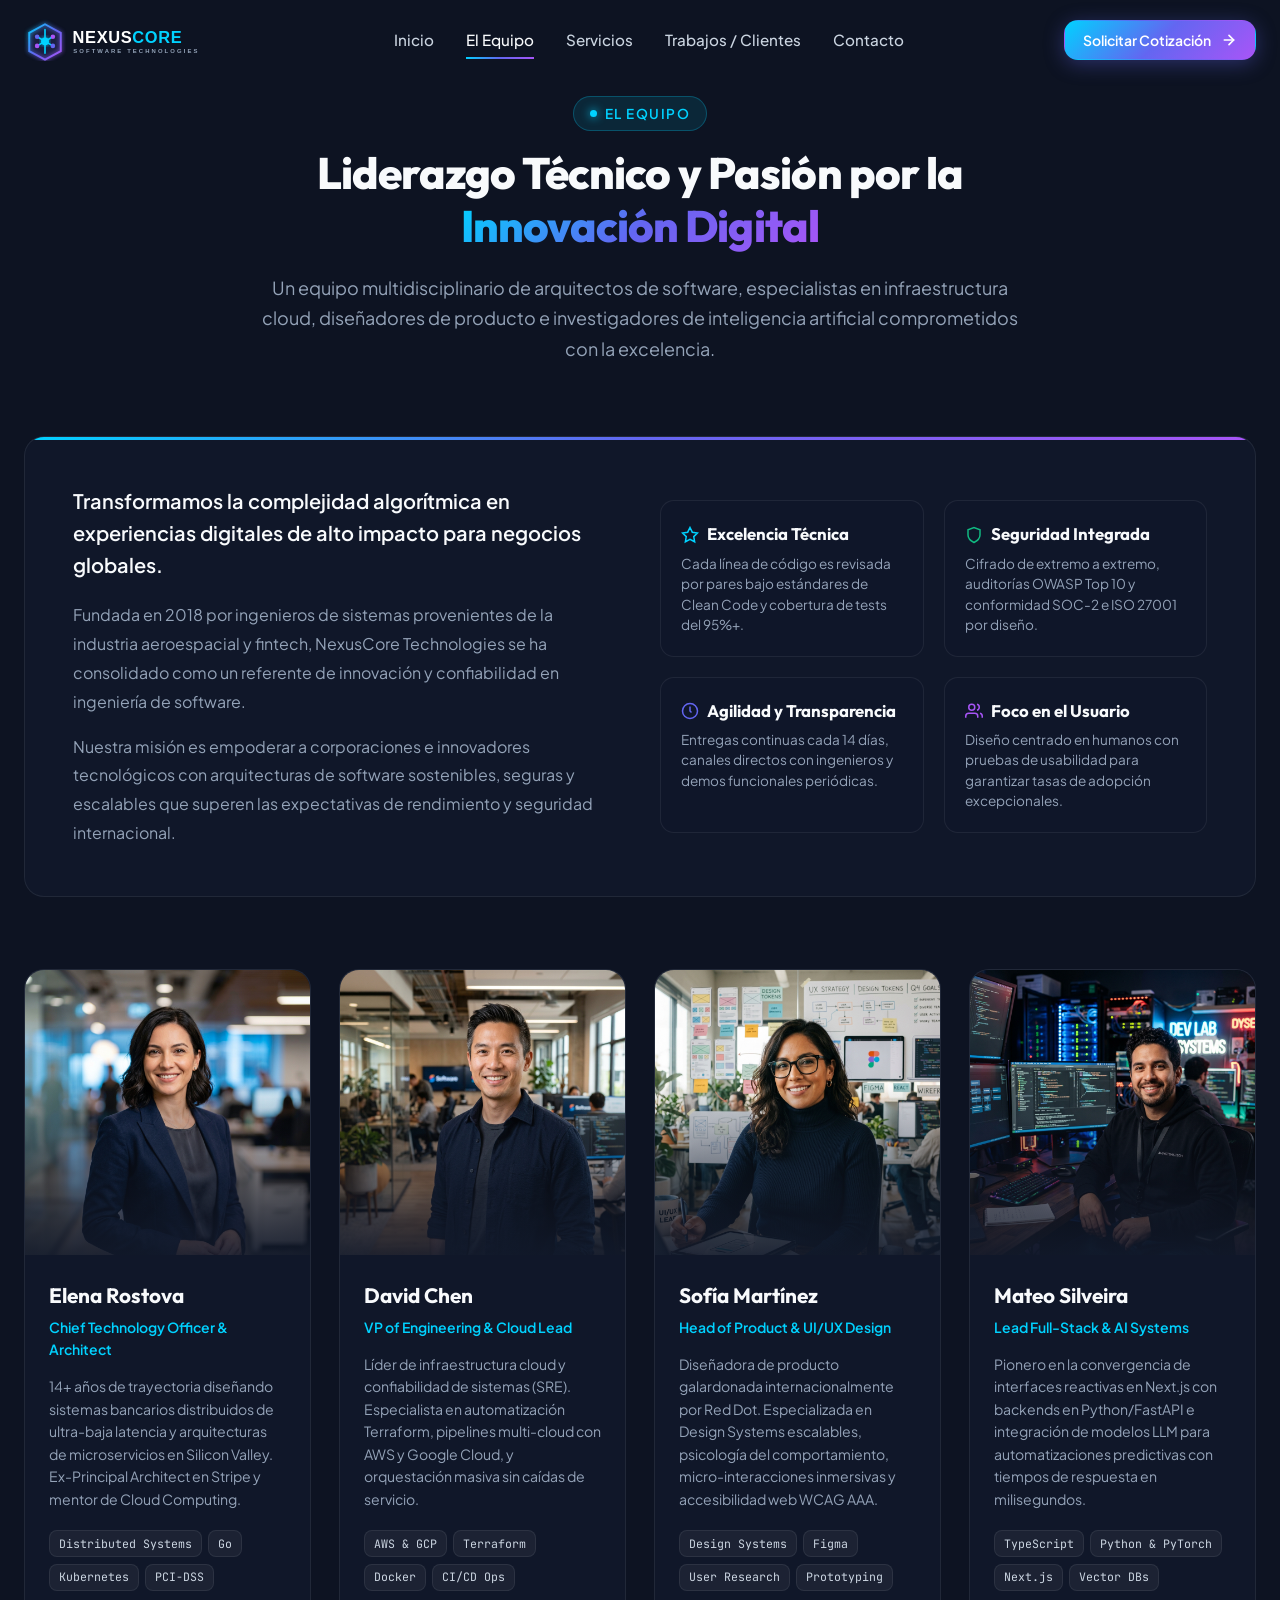
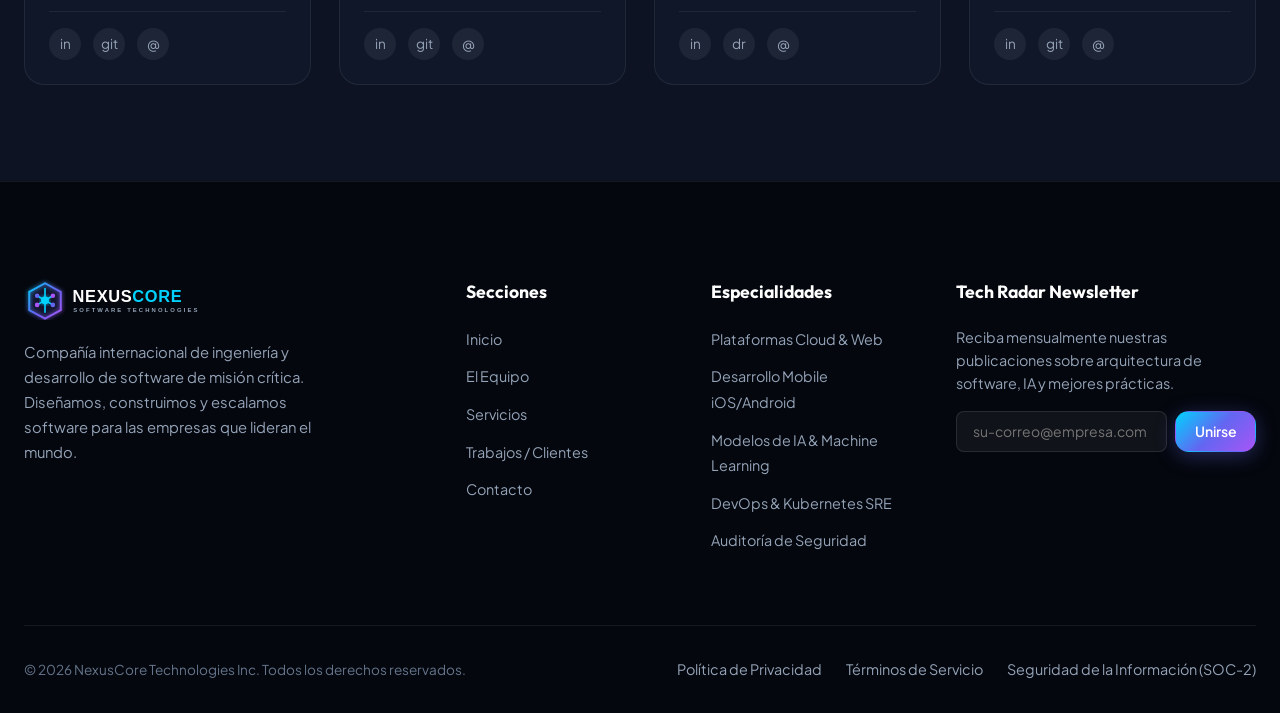
<file: equipo.html>
﻿<!DOCTYPE html>
<html lang="es">
<head>
  <meta charset="UTF-8">
  <meta name="viewport" content="width=device-width, initial-scale=1.0">
  <title>NexusCore Technologies | Desarrollo de Software & Arquitectura Cloud</title>
  <meta name="description" content="NexusCore Technologies es una compañía líder en desarrollo de software a medida, arquitectura cloud, aplicaciones móviles y soluciones de inteligencia artificial para empresas globales.">
  <meta name="keywords" content="desarrollo de software, software house, cloud architecture, aplicaciones moviles, inteligencia artificial, microservicios, devops">
  <meta name="author" content="NexusCore Software Technologies">
  
  <!-- Favicon -->
  <link rel="icon" type="image/svg+xml" href="img/favicon.svg">

  <!-- Open Graph / Meta Social -->
  <meta property="og:type" content="website">
  <meta property="og:title" content="NexusCore Technologies | Elite Software Engineering">
  <meta property="og:description" content="Desarrollamos soluciones de software empresarial de alto impacto: Cloud, Mobile, Web & AI.">
  <meta property="og:image" content="img/hero-1.jpg">

  <!-- CSS Stylesheets -->
  <link rel="stylesheet" href="css/variables.css">
  <link rel="stylesheet" href="css/styles.css">
</head>
<body>

  <!-- ==========================================================================
       Header & Navigation
       ========================================================================== -->
  <header class="site-header" id="siteHeader">
    <div class="container header-container">
      <a href="index.html" class="brand-logo" aria-label="NexusCore Technologies Home">
        <img src="img/logo.svg" alt="NexusCore Software Logo" width="220" height="44">
      </a>

      <!-- Desktop & Mobile Navigation Links -->
      <nav class="nav-menu" id="navMenu" aria-label="Navegación Principal">
        <a href="index.html" class="nav-link active">Inicio</a>
        <a href="equipo.html" class="nav-link">El Equipo</a>
        <a href="servicios.html" class="nav-link">Servicios</a>
        <a href="trabajos.html" class="nav-link">Trabajos / Clientes</a>
        <a href="contacto.html" class="nav-link">Contacto</a>
      </nav>

      <div class="header-actions">
        <a href="contacto.html" class="btn btn-primary btn-sm">
          <span>Solicitar Cotización</span>
          <svg class="btn-icon-right" width="16" height="16" viewBox="0 0 24 24" fill="none" stroke="currentColor" stroke-width="2.5" stroke-linecap="round" stroke-linejoin="round"><line x1="5" y1="12" x2="19" y2="12"></line><polyline points="12 5 19 12 12 19"></polyline></svg>
        </a>
        <button class="mobile-toggle" id="mobileToggle" aria-label="Abrir Menú de Navegación" aria-expanded="false">
          <svg width="26" height="26" viewBox="0 0 24 24" fill="none" stroke="currentColor" stroke-width="2" stroke-linecap="round" stroke-linejoin="round"><line x1="3" y1="12" x2="21" y2="12"></line><line x1="3" y1="6" x2="21" y2="6"></line><line x1="3" y1="18" x2="21" y2="18"></line></svg>
        </button>
      </div>
    </div>
  </header>

<!-- ==========================================================================
       SECTION 2: THE TEAM (El Equipo)
       ========================================================================== -->
  <section id="team" class="section" aria-label="Sección El Equipo">
    <div class="glow-bg" style="top: 20%; right: -10%;"></div>
    <div class="container">
      <div class="section-header">
        <span class="section-badge"><span class="dot"></span> El Equipo </span>
        <h2 class="section-title">Liderazgo Técnico y Pasión por la <span class="gradient-text">Innovación Digital</span></h2>
        <p class="section-subtitle">
          Un equipo multidisciplinario de arquitectos de software, especialistas en infraestructura cloud, diseñadores de producto e investigadores de inteligencia artificial comprometidos con la excelencia.
        </p>
      </div>

      <!-- Complete Description of the Company -->
      <div class="company-story-card">
        <div class="company-story-grid">
          <div>
            <h3 class="story-lead">
              Transformamos la complejidad algorítmica en experiencias digitales de alto impacto para negocios globales.
            </h3>
            <p class="story-body">
              Fundada en 2018 por ingenieros de sistemas provenientes de la industria aeroespacial y fintech, NexusCore Technologies se ha consolidado como un referente de innovación y confiabilidad en ingeniería de software.
            </p>
            <p class="story-body" style="margin-top: 1rem;">
              Nuestra misión es empoderar a corporaciones e innovadores tecnológicos con arquitecturas de software sostenibles, seguras y escalables que superen las expectativas de rendimiento y seguridad internacional.
            </p>
          </div>

          <div class="values-badges-grid">
            <div class="value-badge-box">
              <h4 class="value-badge-title">
                <svg width="18" height="18" viewBox="0 0 24 24" fill="none" stroke="currentColor" stroke-width="2" style="color:var(--accent-cyan);"><polygon points="12 2 15.09 8.26 22 9.27 17 14.14 18.18 21.02 12 17.77 5.82 21.02 7 14.14 2 9.27 8.91 8.26 12 2"></polygon></svg>
                Excelencia Técnica
              </h4>
              <p class="value-badge-desc">Cada línea de código es revisada por pares bajo estándares de Clean Code y cobertura de tests del 95%+.</p>
            </div>
            <div class="value-badge-box">
              <h4 class="value-badge-title">
                <svg width="18" height="18" viewBox="0 0 24 24" fill="none" stroke="currentColor" stroke-width="2" style="color:var(--accent-emerald);"><path d="M12 22s8-4 8-10V5l-8-3-8 3v7c0 6 8 10 8 10z"></path></svg>
                Seguridad Integrada
              </h4>
              <p class="value-badge-desc">Cifrado de extremo a extremo, auditorías OWASP Top 10 y conformidad SOC-2 e ISO 27001 por diseño.</p>
            </div>
            <div class="value-badge-box">
              <h4 class="value-badge-title">
                <svg width="18" height="18" viewBox="0 0 24 24" fill="none" stroke="currentColor" stroke-width="2" style="color:var(--accent-indigo);"><circle cx="12" cy="12" r="10"></circle><polyline points="12 6 12 12 14 14"></polyline></svg>
                Agilidad y Transparencia
              </h4>
              <p class="value-badge-desc">Entregas continuas cada 14 días, canales directos con ingenieros y demos funcionales periódicas.</p>
            </div>
            <div class="value-badge-box">
              <h4 class="value-badge-title">
                <svg width="18" height="18" viewBox="0 0 24 24" fill="none" stroke="currentColor" stroke-width="2" style="color:var(--accent-purple);"><path d="M17 21v-2a4 4 0 0 0-4-4H5a4 4 0 0 0-4 4v2"></path><circle cx="9" cy="7" r="4"></circle><path d="M23 21v-2a4 4 0 0 0-3-3.87"></path><path d="M16 3.13a4 4 0 0 1 0 7.75"></path></svg>
                Foco en el Usuario
              </h4>
              <p class="value-badge-desc">Diseño centrado en humanos con pruebas de usabilidad para garantizar tasas de adopción excepcionales.</p>
            </div>
          </div>
        </div>
      </div>

      <!-- Profiles of Team Members (4 Detailed Profiles, requirement is at least 3) -->
      <div class="team-grid">
        
        <!-- Member 1: Elena Rostova (CTO) -->
        <article class="team-card">
          <div class="team-photo-wrap">
            <img src="img/team-1.jpg" alt="Retrato de Elena Rostova, Chief Technology Officer" loading="lazy">
            <div class="team-photo-overlay"></div>
          </div>
          <div class="team-info">
            <h3 class="team-name">Elena Rostova</h3>
            <div class="team-role">Chief Technology Officer & Architect</div>
            <p class="team-bio">
              14+ años de trayectoria diseñando sistemas bancarios distribuidos de ultra-baja latencia y arquitecturas de microservicios en Silicon Valley. Ex-Principal Architect en Stripe y mentor de Cloud Computing.
            </p>
            <div class="team-skills">
              <span class="skill-tag">Distributed Systems</span>
              <span class="skill-tag">Go</span>
              <span class="skill-tag">Kubernetes</span>
              <span class="skill-tag">PCI-DSS</span>
            </div>
            <div class="team-socials">
              <a href="https://linkedin.com" target="_blank" rel="noopener noreferrer" class="team-social-link" aria-label="LinkedIn de Elena Rostova">in</a>
              <a href="https://github.com" target="_blank" rel="noopener noreferrer" class="team-social-link" aria-label="GitHub de Elena Rostova">git</a>
              <a href="mailto:elena@nexuscore-tech.com" class="team-social-link" aria-label="Email de Elena Rostova">@</a>
            </div>
          </div>
        </article>

        <!-- Member 2: David Chen (VP of Engineering) -->
        <article class="team-card">
          <div class="team-photo-wrap">
            <img src="img/team-2.jpg" alt="Retrato de David Chen, VP de Ingeniería" loading="lazy">
            <div class="team-photo-overlay"></div>
          </div>
          <div class="team-info">
            <h3 class="team-name">David Chen</h3>
            <div class="team-role">VP of Engineering & Cloud Lead</div>
            <p class="team-bio">
              Líder de infraestructura cloud y confiabilidad de sistemas (SRE). Especialista en automatización Terraform, pipelines multi-cloud con AWS y Google Cloud, y orquestación masiva sin caídas de servicio.
            </p>
            <div class="team-skills">
              <span class="skill-tag">AWS & GCP</span>
              <span class="skill-tag">Terraform</span>
              <span class="skill-tag">Docker</span>
              <span class="skill-tag">CI/CD Ops</span>
            </div>
            <div class="team-socials">
              <a href="https://linkedin.com" target="_blank" rel="noopener noreferrer" class="team-social-link" aria-label="LinkedIn de David Chen">in</a>
              <a href="https://github.com" target="_blank" rel="noopener noreferrer" class="team-social-link" aria-label="GitHub de David Chen">git</a>
              <a href="mailto:david@nexuscore-tech.com" class="team-social-link" aria-label="Email de David Chen">@</a>
            </div>
          </div>
        </article>

        <!-- Member 3: Sofía Martínez (Head of UI/UX) -->
        <article class="team-card">
          <div class="team-photo-wrap">
            <img src="img/team-3.jpg" alt="Retrato de Sofía Martínez, Head of UI/UX Design" loading="lazy">
            <div class="team-photo-overlay"></div>
          </div>
          <div class="team-info">
            <h3 class="team-name">Sofía Martínez</h3>
            <div class="team-role">Head of Product & UI/UX Design</div>
            <p class="team-bio">
              Diseñadora de producto galardonada internacionalmente por Red Dot. Especializada en Design Systems escalables, psicología del comportamiento, micro-interacciones inmersivas y accesibilidad web WCAG AAA.
            </p>
            <div class="team-skills">
              <span class="skill-tag">Design Systems</span>
              <span class="skill-tag">Figma</span>
              <span class="skill-tag">User Research</span>
              <span class="skill-tag">Prototyping</span>
            </div>
            <div class="team-socials">
              <a href="https://linkedin.com" target="_blank" rel="noopener noreferrer" class="team-social-link" aria-label="LinkedIn de Sofía Martínez">in</a>
              <a href="https://dribbble.com" target="_blank" rel="noopener noreferrer" class="team-social-link" aria-label="Dribbble de Sofía Martínez">dr</a>
              <a href="mailto:sofia@nexuscore-tech.com" class="team-social-link" aria-label="Email de Sofía Martínez">@</a>
            </div>
          </div>
        </article>

        <!-- Member 4: Mateo Silveira (Lead Full-Stack & AI) -->
        <article class="team-card">
          <div class="team-photo-wrap">
            <img src="img/team-4.jpg" alt="Retrato de Mateo Silveira, Lead Full-Stack & AI Engineer" loading="lazy">
            <div class="team-photo-overlay"></div>
          </div>
          <div class="team-info">
            <h3 class="team-name">Mateo Silveira</h3>
            <div class="team-role">Lead Full-Stack & AI Systems</div>
            <p class="team-bio">
              Pionero en la convergencia de interfaces reactivas en Next.js con backends en Python/FastAPI e integración de modelos LLM para automatizaciones predictivas con tiempos de respuesta en milisegundos.
            </p>
            <div class="team-skills">
              <span class="skill-tag">TypeScript</span>
              <span class="skill-tag">Python & PyTorch</span>
              <span class="skill-tag">Next.js</span>
              <span class="skill-tag">Vector DBs</span>
            </div>
            <div class="team-socials">
              <a href="https://linkedin.com" target="_blank" rel="noopener noreferrer" class="team-social-link" aria-label="LinkedIn de Mateo Silveira">in</a>
              <a href="https://github.com" target="_blank" rel="noopener noreferrer" class="team-social-link" aria-label="GitHub de Mateo Silveira">git</a>
              <a href="mailto:mateo@nexuscore-tech.com" class="team-social-link" aria-label="Email de Mateo Silveira">@</a>
            </div>
          </div>
        </article>

      </div>
    </div>
  </section>



<footer class="site-footer">
    <div class="container">
      <div class="footer-top-grid">
        
        <!-- Brand Info -->
        <div class="footer-brand">
          <a href="index.html" class="brand-logo" aria-label="Volver a Inicio">
            <img src="img/logo.svg" alt="NexusCore Technologies Logo" width="190" height="38">
          </a>
          <p>
            Compañía internacional de ingeniería y desarrollo de software de misión crítica. Diseñamos, construimos y escalamos software para las empresas que lideran el mundo.
          </p>
        </div>

        <!-- Quick Navigation Links (The 5 Sections) -->
        <div>
          <h4 class="footer-col-title">Secciones</h4>
          <ul class="footer-links-list">
            <li><a href="index.html" class="footer-link">Inicio</a></li>
            <li><a href="equipo.html" class="footer-link">El Equipo</a></li>
            <li><a href="servicios.html" class="footer-link">Servicios</a></li>
            <li><a href="trabajos.html" class="footer-link">Trabajos / Clientes</a></li>
            <li><a href="contacto.html" class="footer-link">Contacto</a></li>
          </ul>
        </div>

        <!-- Services Links -->
        <div>
          <h4 class="footer-col-title">Especialidades</h4>
          <ul class="footer-links-list">
            <li><a href="servicios.html" class="footer-link">Plataformas Cloud & Web</a></li>
            <li><a href="servicios.html" class="footer-link">Desarrollo Mobile iOS/Android</a></li>
            <li><a href="servicios.html" class="footer-link">Modelos de IA & Machine Learning</a></li>
            <li><a href="servicios.html" class="footer-link">DevOps & Kubernetes SRE</a></li>
            <li><a href="servicios.html" class="footer-link">Auditoría de Seguridad</a></li>
          </ul>
        </div>

        <!-- Newsletter & Stay Connected -->
        <div class="footer-newsletter">
          <h4 class="footer-col-title">Tech Radar Newsletter</h4>
          <p>Reciba mensualmente nuestras publicaciones sobre arquitectura de software, IA y mejores prácticas.</p>
          <form class="footer-form" onsubmit="event.preventDefault(); alert('Â¡Gracias por suscribirte al Tech Radar de NexusCore!'); this.reset();">
            <input type="email" placeholder="su-correo@empresa.com" required aria-label="Correo para newsletter">
            <button type="submit" class="btn btn-primary btn-sm">Unirse</button>
          </form>
        </div>

      </div>

      <!-- Bottom Bar -->
      <div class="footer-bottom">
        <div>
          &copy; 2026 NexusCore Technologies Inc. Todos los derechos reservados.
        </div>
        <div class="footer-bottom-links">
          <a href="index.html" class="footer-link">Política de Privacidad</a>
          <a href="index.html" class="footer-link">Términos de Servicio</a>
          <a href="index.html" class="footer-link">Seguridad de la Información (SOC-2)</a>
        </div>
      </div>
    </div>
  </footer>

  <!-- ==========================================================================
       JavaScript Scripts (Strict Folder js/)
       ========================================================================== -->
  <script src="js/carousel.js"></script>
  <script src="js/validation.js"></script>
  <script src="js/main.js"></script>
</body>
</html>
</file>
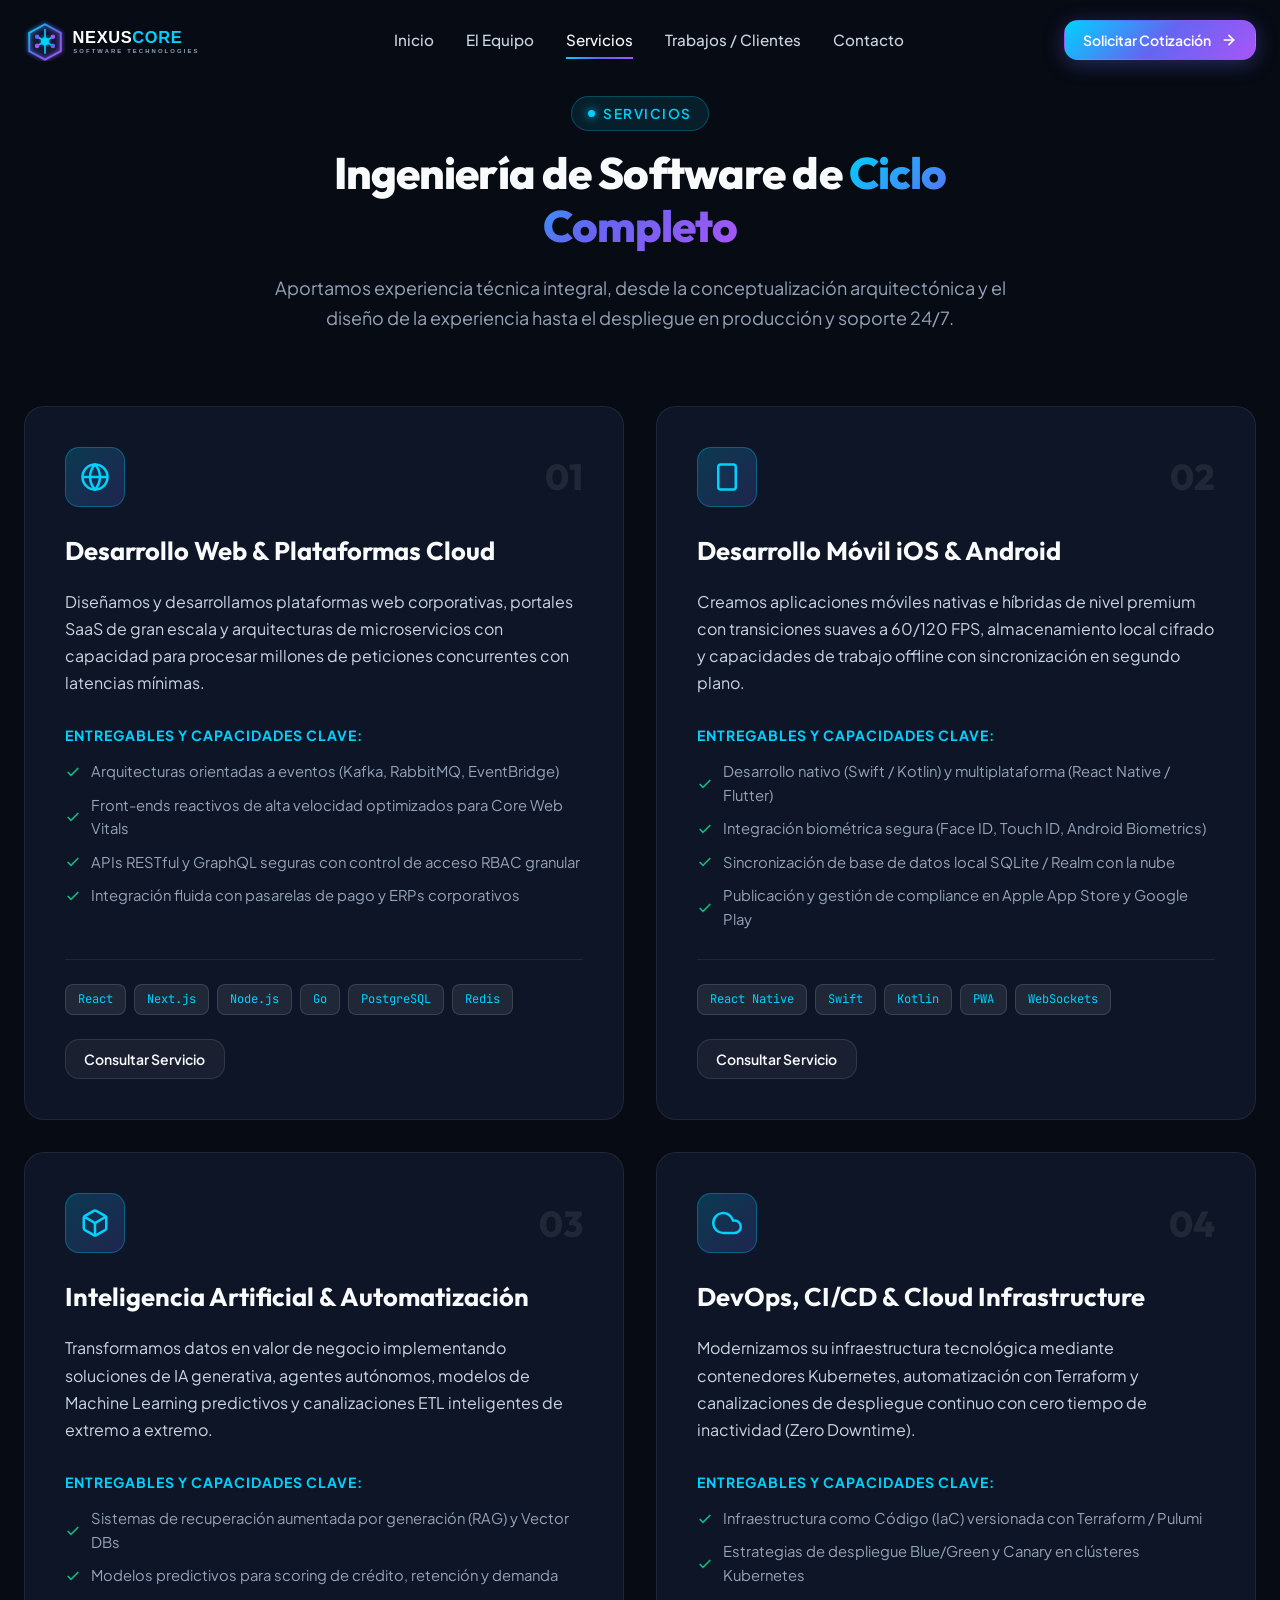
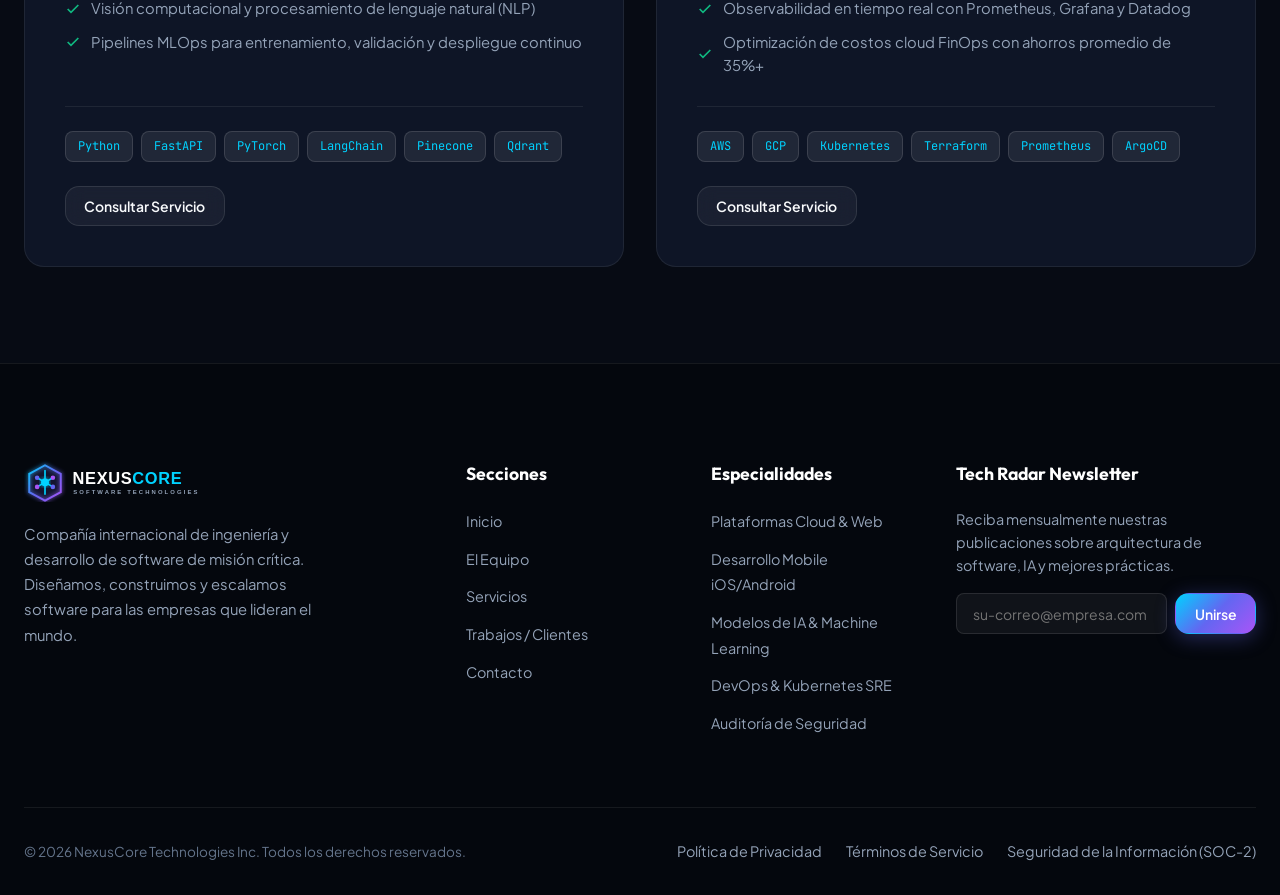
<file: servicios.html>
﻿<!DOCTYPE html>
<html lang="es">
<head>
  <meta charset="UTF-8">
  <meta name="viewport" content="width=device-width, initial-scale=1.0">
  <title>NexusCore Technologies | Desarrollo de Software & Arquitectura Cloud</title>
  <meta name="description" content="NexusCore Technologies es una compañía líder en desarrollo de software a medida, arquitectura cloud, aplicaciones móviles y soluciones de inteligencia artificial para empresas globales.">
  <meta name="keywords" content="desarrollo de software, software house, cloud architecture, aplicaciones moviles, inteligencia artificial, microservicios, devops">
  <meta name="author" content="NexusCore Software Technologies">
  
  <!-- Favicon -->
  <link rel="icon" type="image/svg+xml" href="img/favicon.svg">

  <!-- Open Graph / Meta Social -->
  <meta property="og:type" content="website">
  <meta property="og:title" content="NexusCore Technologies | Elite Software Engineering">
  <meta property="og:description" content="Desarrollamos soluciones de software empresarial de alto impacto: Cloud, Mobile, Web & AI.">
  <meta property="og:image" content="img/hero-1.jpg">

  <!-- CSS Stylesheets -->
  <link rel="stylesheet" href="css/variables.css">
  <link rel="stylesheet" href="css/styles.css">
</head>
<body>

  <!-- ==========================================================================
       Header & Navigation
       ========================================================================== -->
  <header class="site-header" id="siteHeader">
    <div class="container header-container">
      <a href="index.html" class="brand-logo" aria-label="NexusCore Technologies Home">
        <img src="img/logo.svg" alt="NexusCore Software Logo" width="220" height="44">
      </a>

      <!-- Desktop & Mobile Navigation Links -->
      <nav class="nav-menu" id="navMenu" aria-label="Navegación Principal">
        <a href="index.html" class="nav-link active">Inicio</a>
        <a href="equipo.html" class="nav-link">El Equipo</a>
        <a href="servicios.html" class="nav-link">Servicios</a>
        <a href="trabajos.html" class="nav-link">Trabajos / Clientes</a>
        <a href="contacto.html" class="nav-link">Contacto</a>
      </nav>

      <div class="header-actions">
        <a href="contacto.html" class="btn btn-primary btn-sm">
          <span>Solicitar Cotización</span>
          <svg class="btn-icon-right" width="16" height="16" viewBox="0 0 24 24" fill="none" stroke="currentColor" stroke-width="2.5" stroke-linecap="round" stroke-linejoin="round"><line x1="5" y1="12" x2="19" y2="12"></line><polyline points="12 5 19 12 12 19"></polyline></svg>
        </a>
        <button class="mobile-toggle" id="mobileToggle" aria-label="Abrir Menú de Navegación" aria-expanded="false">
          <svg width="26" height="26" viewBox="0 0 24 24" fill="none" stroke="currentColor" stroke-width="2" stroke-linecap="round" stroke-linejoin="round"><line x1="3" y1="12" x2="21" y2="12"></line><line x1="3" y1="6" x2="21" y2="6"></line><line x1="3" y1="18" x2="21" y2="18"></line></svg>
        </button>
      </div>
    </div>
  </header>

<!-- ==========================================================================
       SECTION 3: SERVICES (Servicios)
       ========================================================================== -->
  <section id="services" class="section" aria-label="Sección de Servicios">
    <div class="glow-bg" style="top: 50%; left: -15%;"></div>
    <div class="container">
      <div class="section-header">
        <span class="section-badge"><span class="dot"></span> Servicios </span>
        <h2 class="section-title">Ingeniería de Software de <span class="gradient-text">Ciclo Completo</span></h2>
        <p class="section-subtitle">
          Aportamos experiencia técnica integral, desde la conceptualización arquitectónica y el diseño de la experiencia hasta el despliegue en producción y soporte 24/7.
        </p>
      </div>

      <!-- Services Grid (4 Detailed Services, requirement is at least 3) -->
      <div class="services-grid">
        
        <!-- Service 1: Custom Web & Enterprise Cloud Systems -->
        <article class="service-card">
          <div class="service-header-row">
            <div class="service-icon-box">
              <svg width="30" height="30" viewBox="0 0 24 24" fill="none" stroke="currentColor" stroke-width="2"><circle cx="12" cy="12" r="10"></circle><line x1="2" y1="12" x2="22" y2="12"></line><path d="M12 2a15.3 15.3 0 0 1 4 10 15.3 15.3 0 0 1-4 10 15.3 15.3 0 0 1-4-10 15.3 15.3 0 0 1 4-10z"></path></svg>
            </div>
            <span class="service-number">01</span>
          </div>
          <h3 class="service-title">Desarrollo Web & Plataformas Cloud</h3>
          <p class="service-desc">
            Diseñamos y desarrollamos plataformas web corporativas, portales SaaS de gran escala y arquitecturas de microservicios con capacidad para procesar millones de peticiones concurrentes con latencias mínimas.
          </p>
          <div class="service-features-title">Entregables y Capacidades Clave:</div>
          <ul class="service-features-list">
            <li>
              <svg width="16" height="16" viewBox="0 0 24 24" fill="none" stroke="currentColor" stroke-width="2.5"><polyline points="20 6 9 17 4 12"></polyline></svg>
              Arquitecturas orientadas a eventos (Kafka, RabbitMQ, EventBridge)
            </li>
            <li>
              <svg width="16" height="16" viewBox="0 0 24 24" fill="none" stroke="currentColor" stroke-width="2.5"><polyline points="20 6 9 17 4 12"></polyline></svg>
              Front-ends reactivos de alta velocidad optimizados para Core Web Vitals
            </li>
            <li>
              <svg width="16" height="16" viewBox="0 0 24 24" fill="none" stroke="currentColor" stroke-width="2.5"><polyline points="20 6 9 17 4 12"></polyline></svg>
              APIs RESTful y GraphQL seguras con control de acceso RBAC granular
            </li>
            <li>
              <svg width="16" height="16" viewBox="0 0 24 24" fill="none" stroke="currentColor" stroke-width="2.5"><polyline points="20 6 9 17 4 12"></polyline></svg>
              Integración fluida con pasarelas de pago y ERPs corporativos
            </li>
          </ul>
          <div class="service-stack">
            <span class="tech-pill">React</span>
            <span class="tech-pill">Next.js</span>
            <span class="tech-pill">Node.js</span>
            <span class="tech-pill">Go</span>
            <span class="tech-pill">PostgreSQL</span>
            <span class="tech-pill">Redis</span>
          </div>
          <div class="service-cta-row">
            <a href="contacto.html" class="btn btn-secondary btn-sm">Consultar Servicio</a>
          </div>
        </article>

        <!-- Service 2: Mobile App Development -->
        <article class="service-card">
          <div class="service-header-row">
            <div class="service-icon-box">
              <svg width="30" height="30" viewBox="0 0 24 24" fill="none" stroke="currentColor" stroke-width="2"><rect x="5" y="2" width="14" height="20" rx="2" ry="2"></rect><line x1="12" y1="18" x2="12.01" y2="18"></line></svg>
            </div>
            <span class="service-number">02</span>
          </div>
          <h3 class="service-title">Desarrollo Móvil iOS & Android</h3>
          <p class="service-desc">
            Creamos aplicaciones móviles nativas e híbridas de nivel premium con transiciones suaves a 60/120 FPS, almacenamiento local cifrado y capacidades de trabajo offline con sincronización en segundo plano.
          </p>
          <div class="service-features-title">Entregables y Capacidades Clave:</div>
          <ul class="service-features-list">
            <li>
              <svg width="16" height="16" viewBox="0 0 24 24" fill="none" stroke="currentColor" stroke-width="2.5"><polyline points="20 6 9 17 4 12"></polyline></svg>
              Desarrollo nativo (Swift / Kotlin) y multiplataforma (React Native / Flutter)
            </li>
            <li>
              <svg width="16" height="16" viewBox="0 0 24 24" fill="none" stroke="currentColor" stroke-width="2.5"><polyline points="20 6 9 17 4 12"></polyline></svg>
              Integración biométrica segura (Face ID, Touch ID, Android Biometrics)
            </li>
            <li>
              <svg width="16" height="16" viewBox="0 0 24 24" fill="none" stroke="currentColor" stroke-width="2.5"><polyline points="20 6 9 17 4 12"></polyline></svg>
              Sincronización de base de datos local SQLite / Realm con la nube
            </li>
            <li>
              <svg width="16" height="16" viewBox="0 0 24 24" fill="none" stroke="currentColor" stroke-width="2.5"><polyline points="20 6 9 17 4 12"></polyline></svg>
              Publicación y gestión de compliance en Apple App Store y Google Play
            </li>
          </ul>
          <div class="service-stack">
            <span class="tech-pill">React Native</span>
            <span class="tech-pill">Swift</span>
            <span class="tech-pill">Kotlin</span>
            <span class="tech-pill">PWA</span>
            <span class="tech-pill">WebSockets</span>
          </div>
          <div class="service-cta-row">
            <a href="contacto.html" class="btn btn-secondary btn-sm">Consultar Servicio</a>
          </div>
        </article>

        <!-- Service 3: AI & Intelligent Automation -->
        <article class="service-card">
          <div class="service-header-row">
            <div class="service-icon-box">
              <svg width="30" height="30" viewBox="0 0 24 24" fill="none" stroke="currentColor" stroke-width="2"><path d="M21 16V8a2 2 0 0 0-1-1.73l-7-4a2 2 0 0 0-2 0l-7 4A2 2 0 0 0 3 8v8a2 2 0 0 0 1 1.73l7 4a2 2 0 0 0 2 0l7-4A2 2 0 0 0 21 16z"></path><polyline points="3.27 6.96 12 12.01 20.73 6.96"></polyline><line x1="12" y1="22.08" x2="12" y2="12"></line></svg>
            </div>
            <span class="service-number">03</span>
          </div>
          <h3 class="service-title">Inteligencia Artificial & Automatización</h3>
          <p class="service-desc">
            Transformamos datos en valor de negocio implementando soluciones de IA generativa, agentes autónomos, modelos de Machine Learning predictivos y canalizaciones ETL inteligentes de extremo a extremo.
          </p>
          <div class="service-features-title">Entregables y Capacidades Clave:</div>
          <ul class="service-features-list">
            <li>
              <svg width="16" height="16" viewBox="0 0 24 24" fill="none" stroke="currentColor" stroke-width="2.5"><polyline points="20 6 9 17 4 12"></polyline></svg>
              Sistemas de recuperación aumentada por generación (RAG) y Vector DBs
            </li>
            <li>
              <svg width="16" height="16" viewBox="0 0 24 24" fill="none" stroke="currentColor" stroke-width="2.5"><polyline points="20 6 9 17 4 12"></polyline></svg>
              Modelos predictivos para scoring de crédito, retención y demanda
            </li>
            <li>
              <svg width="16" height="16" viewBox="0 0 24 24" fill="none" stroke="currentColor" stroke-width="2.5"><polyline points="20 6 9 17 4 12"></polyline></svg>
              Visión computacional y procesamiento de lenguaje natural (NLP)
            </li>
            <li>
              <svg width="16" height="16" viewBox="0 0 24 24" fill="none" stroke="currentColor" stroke-width="2.5"><polyline points="20 6 9 17 4 12"></polyline></svg>
              Pipelines MLOps para entrenamiento, validación y despliegue continuo
            </li>
          </ul>
          <div class="service-stack">
            <span class="tech-pill">Python</span>
            <span class="tech-pill">FastAPI</span>
            <span class="tech-pill">PyTorch</span>
            <span class="tech-pill">LangChain</span>
            <span class="tech-pill">Pinecone</span>
            <span class="tech-pill">Qdrant</span>
          </div>
          <div class="service-cta-row">
            <a href="contacto.html" class="btn btn-secondary btn-sm">Consultar Servicio</a>
          </div>
        </article>

        <!-- Service 4: DevOps & Cloud Infrastructure -->
        <article class="service-card">
          <div class="service-header-row">
            <div class="service-icon-box">
              <svg width="30" height="30" viewBox="0 0 24 24" fill="none" stroke="currentColor" stroke-width="2"><path d="M18 10h-1.26A8 8 0 1 0 9 20h9a5 5 0 0 0 0-10z"></path></svg>
            </div>
            <span class="service-number">04</span>
          </div>
          <h3 class="service-title">DevOps, CI/CD & Cloud Infrastructure</h3>
          <p class="service-desc">
            Modernizamos su infraestructura tecnológica mediante contenedores Kubernetes, automatización con Terraform y canalizaciones de despliegue continuo con cero tiempo de inactividad (Zero Downtime).
          </p>
          <div class="service-features-title">Entregables y Capacidades Clave:</div>
          <ul class="service-features-list">
            <li>
              <svg width="16" height="16" viewBox="0 0 24 24" fill="none" stroke="currentColor" stroke-width="2.5"><polyline points="20 6 9 17 4 12"></polyline></svg>
              Infraestructura como Código (IaC) versionada con Terraform / Pulumi
            </li>
            <li>
              <svg width="16" height="16" viewBox="0 0 24 24" fill="none" stroke="currentColor" stroke-width="2.5"><polyline points="20 6 9 17 4 12"></polyline></svg>
              Estrategias de despliegue Blue/Green y Canary en clústeres Kubernetes
            </li>
            <li>
              <svg width="16" height="16" viewBox="0 0 24 24" fill="none" stroke="currentColor" stroke-width="2.5"><polyline points="20 6 9 17 4 12"></polyline></svg>
              Observabilidad en tiempo real con Prometheus, Grafana y Datadog
            </li>
            <li>
              <svg width="16" height="16" viewBox="0 0 24 24" fill="none" stroke="currentColor" stroke-width="2.5"><polyline points="20 6 9 17 4 12"></polyline></svg>
              Optimización de costos cloud FinOps con ahorros promedio de 35%+
            </li>
          </ul>
          <div class="service-stack">
            <span class="tech-pill">AWS</span>
            <span class="tech-pill">GCP</span>
            <span class="tech-pill">Kubernetes</span>
            <span class="tech-pill">Terraform</span>
            <span class="tech-pill">Prometheus</span>
            <span class="tech-pill">ArgoCD</span>
          </div>
          <div class="service-cta-row">
            <a href="contacto.html" class="btn btn-secondary btn-sm">Consultar Servicio</a>
          </div>
        </article>

      </div>
    </div>
  </section>



<footer class="site-footer">
    <div class="container">
      <div class="footer-top-grid">
        
        <!-- Brand Info -->
        <div class="footer-brand">
          <a href="index.html" class="brand-logo" aria-label="Volver a Inicio">
            <img src="img/logo.svg" alt="NexusCore Technologies Logo" width="190" height="38">
          </a>
          <p>
            Compañía internacional de ingeniería y desarrollo de software de misión crítica. Diseñamos, construimos y escalamos software para las empresas que lideran el mundo.
          </p>
        </div>

        <!-- Quick Navigation Links (The 5 Sections) -->
        <div>
          <h4 class="footer-col-title">Secciones</h4>
          <ul class="footer-links-list">
            <li><a href="index.html" class="footer-link">Inicio</a></li>
            <li><a href="equipo.html" class="footer-link">El Equipo</a></li>
            <li><a href="servicios.html" class="footer-link">Servicios</a></li>
            <li><a href="trabajos.html" class="footer-link">Trabajos / Clientes</a></li>
            <li><a href="contacto.html" class="footer-link">Contacto</a></li>
          </ul>
        </div>

        <!-- Services Links -->
        <div>
          <h4 class="footer-col-title">Especialidades</h4>
          <ul class="footer-links-list">
            <li><a href="servicios.html" class="footer-link">Plataformas Cloud & Web</a></li>
            <li><a href="servicios.html" class="footer-link">Desarrollo Mobile iOS/Android</a></li>
            <li><a href="servicios.html" class="footer-link">Modelos de IA & Machine Learning</a></li>
            <li><a href="servicios.html" class="footer-link">DevOps & Kubernetes SRE</a></li>
            <li><a href="servicios.html" class="footer-link">Auditoría de Seguridad</a></li>
          </ul>
        </div>

        <!-- Newsletter & Stay Connected -->
        <div class="footer-newsletter">
          <h4 class="footer-col-title">Tech Radar Newsletter</h4>
          <p>Reciba mensualmente nuestras publicaciones sobre arquitectura de software, IA y mejores prácticas.</p>
          <form class="footer-form" onsubmit="event.preventDefault(); alert('Â¡Gracias por suscribirte al Tech Radar de NexusCore!'); this.reset();">
            <input type="email" placeholder="su-correo@empresa.com" required aria-label="Correo para newsletter">
            <button type="submit" class="btn btn-primary btn-sm">Unirse</button>
          </form>
        </div>

      </div>

      <!-- Bottom Bar -->
      <div class="footer-bottom">
        <div>
          &copy; 2026 NexusCore Technologies Inc. Todos los derechos reservados.
        </div>
        <div class="footer-bottom-links">
          <a href="index.html" class="footer-link">Política de Privacidad</a>
          <a href="index.html" class="footer-link">Términos de Servicio</a>
          <a href="index.html" class="footer-link">Seguridad de la Información (SOC-2)</a>
        </div>
      </div>
    </div>
  </footer>

  <!-- ==========================================================================
       JavaScript Scripts (Strict Folder js/)
       ========================================================================== -->
  <script src="js/carousel.js"></script>
  <script src="js/validation.js"></script>
  <script src="js/main.js"></script>
</body>
</html>
</file>
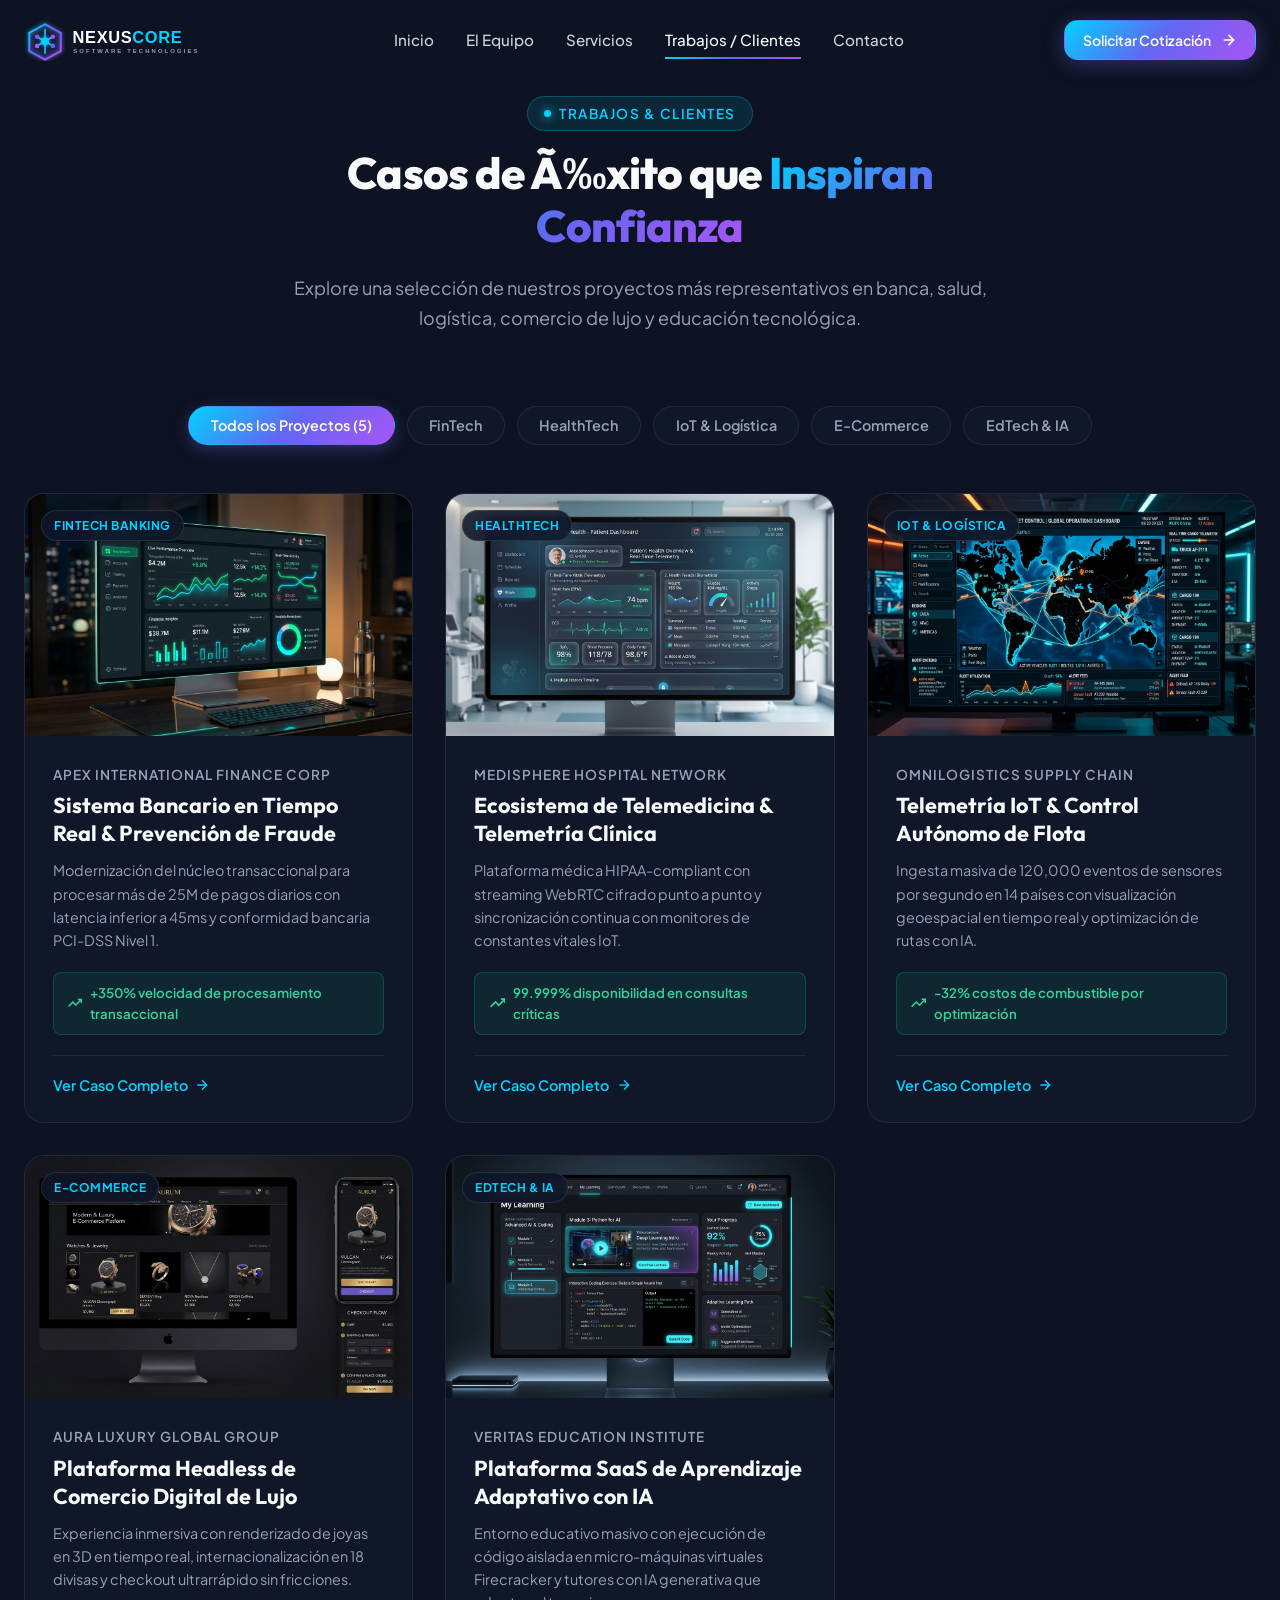
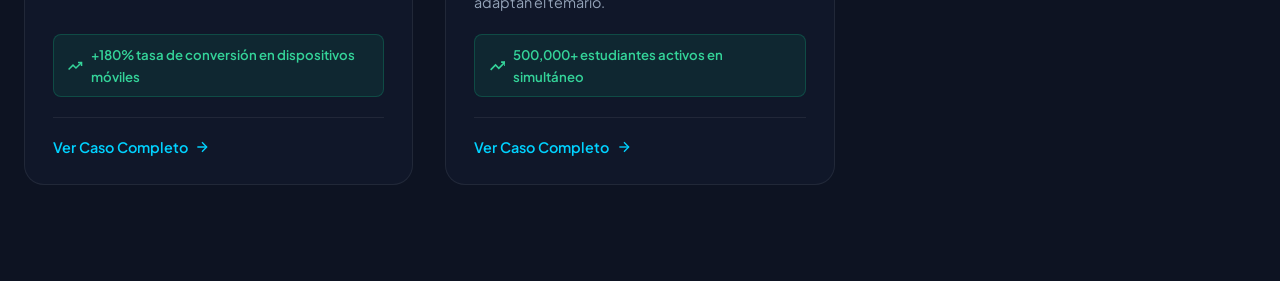
<file: trabajos.html>
﻿<!DOCTYPE html>
<html lang="es">
<head>
  <meta charset="UTF-8">
  <meta name="viewport" content="width=device-width, initial-scale=1.0">
  <title>NexusCore Technologies | Desarrollo de Software & Arquitectura Cloud</title>
  <meta name="description" content="NexusCore Technologies es una compañía líder en desarrollo de software a medida, arquitectura cloud, aplicaciones móviles y soluciones de inteligencia artificial para empresas globales.">
  <meta name="keywords" content="desarrollo de software, software house, cloud architecture, aplicaciones moviles, inteligencia artificial, microservicios, devops">
  <meta name="author" content="NexusCore Software Technologies">
  
  <!-- Favicon -->
  <link rel="icon" type="image/svg+xml" href="img/favicon.svg">

  <!-- Open Graph / Meta Social -->
  <meta property="og:type" content="website">
  <meta property="og:title" content="NexusCore Technologies | Elite Software Engineering">
  <meta property="og:description" content="Desarrollamos soluciones de software empresarial de alto impacto: Cloud, Mobile, Web & AI.">
  <meta property="og:image" content="img/hero-1.jpg">

  <!-- CSS Stylesheets -->
  <link rel="stylesheet" href="css/variables.css">
  <link rel="stylesheet" href="css/styles.css">
</head>
<body>

  <!-- ==========================================================================
       Header & Navigation
       ========================================================================== -->
  <header class="site-header" id="siteHeader">
    <div class="container header-container">
      <a href="index.html" class="brand-logo" aria-label="NexusCore Technologies Home">
        <img src="img/logo.svg" alt="NexusCore Software Logo" width="220" height="44">
      </a>

      <!-- Desktop & Mobile Navigation Links -->
      <nav class="nav-menu" id="navMenu" aria-label="Navegación Principal">
        <a href="index.html" class="nav-link active">Inicio</a>
        <a href="equipo.html" class="nav-link">El Equipo</a>
        <a href="servicios.html" class="nav-link">Servicios</a>
        <a href="trabajos.html" class="nav-link">Trabajos / Clientes</a>
        <a href="contacto.html" class="nav-link">Contacto</a>
      </nav>

      <div class="header-actions">
        <a href="contacto.html" class="btn btn-primary btn-sm">
          <span>Solicitar Cotización</span>
          <svg class="btn-icon-right" width="16" height="16" viewBox="0 0 24 24" fill="none" stroke="currentColor" stroke-width="2.5" stroke-linecap="round" stroke-linejoin="round"><line x1="5" y1="12" x2="19" y2="12"></line><polyline points="12 5 19 12 12 19"></polyline></svg>
        </a>
        <button class="mobile-toggle" id="mobileToggle" aria-label="Abrir Menú de Navegación" aria-expanded="false">
          <svg width="26" height="26" viewBox="0 0 24 24" fill="none" stroke="currentColor" stroke-width="2" stroke-linecap="round" stroke-linejoin="round"><line x1="3" y1="12" x2="21" y2="12"></line><line x1="3" y1="6" x2="21" y2="6"></line><line x1="3" y1="18" x2="21" y2="18"></line></svg>
        </button>
      </div>
    </div>
  </header>

<!-- ==========================================================================
       SECTION 4: WORKS / CLIENTS (Trabajos y Clientes)
       ========================================================================== -->
  <section id="works" class="section" aria-label="Sección de Trabajos y Clientes">
    <div class="glow-bg" style="bottom: 10%; right: -5%;"></div>
    <div class="container">
      <div class="section-header">
        <span class="section-badge"><span class="dot"></span> Trabajos & Clientes </span>
        <h2 class="section-title">Casos de Ã‰xito que <span class="gradient-text">Inspiran Confianza</span></h2>
        <p class="section-subtitle">
          Explore una selección de nuestros proyectos más representativos en banca, salud, logística, comercio de lujo y educación tecnológica.
        </p>
      </div>

      <!-- Category Filter Pills -->
      <div class="works-filters" role="tablist" aria-label="Filtros de Proyectos">
        <button class="filter-btn active" data-filter="all">Todos los Proyectos (5)</button>
        <button class="filter-btn" data-filter="fintech">FinTech</button>
        <button class="filter-btn" data-filter="healthtech">HealthTech</button>
        <button class="filter-btn" data-filter="iot">IoT & Logística</button>
        <button class="filter-btn" data-filter="ecommerce">E-Commerce</button>
        <button class="filter-btn" data-filter="edtech">EdTech & IA</button>
      </div>

      <!-- Works Grid (5 Full Case Studies, requirement is at least 5) -->
      <div class="works-grid">
        
        <!-- Project 1: Apex Global Banking -->
        <article class="work-card" data-category="fintech">
          <div class="work-thumb-wrap">
            <img src="img/project-1.jpg" alt="Dashboard FinTech de Apex Global Banking" loading="lazy">
            <span class="work-badge">FinTech Banking</span>
          </div>
          <div class="work-body">
            <div class="work-client-name">Apex International Finance Corp</div>
            <h3 class="work-title">Sistema Bancario en Tiempo Real & Prevención de Fraude</h3>
            <p class="work-challenge">
              Modernización del núcleo transaccional para procesar más de 25M de pagos diarios con latencia inferior a 45ms y conformidad bancaria PCI-DSS Nivel 1.
            </p>
            <div class="work-metric-highlight">
              <svg width="16" height="16" viewBox="0 0 24 24" fill="none" stroke="currentColor" stroke-width="2.5"><polyline points="23 6 13.5 15.5 8.5 10.5 1 18"></polyline><polyline points="17 6 23 6 23 12"></polyline></svg>
              <span>+350% velocidad de procesamiento transaccional</span>
            </div>
            <div class="work-footer">
              <button class="work-open-modal-btn" data-study="fintech">
                <span>Ver Caso Completo</span>
                <svg width="16" height="16" viewBox="0 0 24 24" fill="none" stroke="currentColor" stroke-width="2"><line x1="5" y1="12" x2="19" y2="12"></line><polyline points="12 5 19 12 12 19"></polyline></svg>
              </button>
            </div>
          </div>
        </article>

        <!-- Project 2: MediSphere Health -->
        <article class="work-card" data-category="healthtech">
          <div class="work-thumb-wrap">
            <img src="img/project-2.jpg" alt="Plataforma de Telemedicina de MediSphere Health" loading="lazy">
            <span class="work-badge">HealthTech</span>
          </div>
          <div class="work-body">
            <div class="work-client-name">MediSphere Hospital Network</div>
            <h3 class="work-title">Ecosistema de Telemedicina & Telemetría Clínica</h3>
            <p class="work-challenge">
              Plataforma médica HIPAA-compliant con streaming WebRTC cifrado punto a punto y sincronización continua con monitores de constantes vitales IoT.
            </p>
            <div class="work-metric-highlight">
              <svg width="16" height="16" viewBox="0 0 24 24" fill="none" stroke="currentColor" stroke-width="2.5"><polyline points="23 6 13.5 15.5 8.5 10.5 1 18"></polyline><polyline points="17 6 23 6 23 12"></polyline></svg>
              <span>99.999% disponibilidad en consultas críticas</span>
            </div>
            <div class="work-footer">
              <button class="work-open-modal-btn" data-study="healthtech">
                <span>Ver Caso Completo</span>
                <svg width="16" height="16" viewBox="0 0 24 24" fill="none" stroke="currentColor" stroke-width="2"><line x1="5" y1="12" x2="19" y2="12"></line><polyline points="12 5 19 12 12 19"></polyline></svg>
              </button>
            </div>
          </div>
        </article>

        <!-- Project 3: OmniLogistics Fleet -->
        <article class="work-card" data-category="iot">
          <div class="work-thumb-wrap">
            <img src="img/project-3.jpg" alt="Centro de Control de Flotas de OmniLogistics" loading="lazy">
            <span class="work-badge">IoT & Logística</span>
          </div>
          <div class="work-body">
            <div class="work-client-name">OmniLogistics Supply Chain</div>
            <h3 class="work-title">Telemetría IoT & Control Autónomo de Flota</h3>
            <p class="work-challenge">
              Ingesta masiva de 120,000 eventos de sensores por segundo en 14 países con visualización geoespacial en tiempo real y optimización de rutas con IA.
            </p>
            <div class="work-metric-highlight">
              <svg width="16" height="16" viewBox="0 0 24 24" fill="none" stroke="currentColor" stroke-width="2.5"><polyline points="23 6 13.5 15.5 8.5 10.5 1 18"></polyline><polyline points="17 6 23 6 23 12"></polyline></svg>
              <span>-32% costos de combustible por optimización</span>
            </div>
            <div class="work-footer">
              <button class="work-open-modal-btn" data-study="iot">
                <span>Ver Caso Completo</span>
                <svg width="16" height="16" viewBox="0 0 24 24" fill="none" stroke="currentColor" stroke-width="2"><line x1="5" y1="12" x2="19" y2="12"></line><polyline points="12 5 19 12 12 19"></polyline></svg>
              </button>
            </div>
          </div>
        </article>

        <!-- Project 4: Aura Luxe E-Commerce -->
        <article class="work-card" data-category="ecommerce">
          <div class="work-thumb-wrap">
            <img src="img/project-4.jpg" alt="Plataforma de Comercio de Lujo Aura" loading="lazy">
            <span class="work-badge">E-Commerce</span>
          </div>
          <div class="work-body">
            <div class="work-client-name">Aura Luxury Global Group</div>
            <h3 class="work-title">Plataforma Headless de Comercio Digital de Lujo</h3>
            <p class="work-challenge">
              Experiencia inmersiva con renderizado de joyas en 3D en tiempo real, internacionalización en 18 divisas y checkout ultrarrápido sin fricciones.
            </p>
            <div class="work-metric-highlight">
              <svg width="16" height="16" viewBox="0 0 24 24" fill="none" stroke="currentColor" stroke-width="2.5"><polyline points="23 6 13.5 15.5 8.5 10.5 1 18"></polyline><polyline points="17 6 23 6 23 12"></polyline></svg>
              <span>+180% tasa de conversión en dispositivos móviles</span>
            </div>
            <div class="work-footer">
              <button class="work-open-modal-btn" data-study="ecommerce">
                <span>Ver Caso Completo</span>
                <svg width="16" height="16" viewBox="0 0 24 24" fill="none" stroke="currentColor" stroke-width="2"><line x1="5" y1="12" x2="19" y2="12"></line><polyline points="12 5 19 12 12 19"></polyline></svg>
              </button>
            </div>
          </div>
        </article>

        <!-- Project 5: Veritas EdTech -->
        <article class="work-card" data-category="edtech">
          <div class="work-thumb-wrap">
            <img src="img/project-5.jpg" alt="Plataforma de Aprendizaje Veritas EdTech" loading="lazy">
            <span class="work-badge">EdTech & IA</span>
          </div>
          <div class="work-body">
            <div class="work-client-name">Veritas Education Institute</div>
            <h3 class="work-title">Plataforma SaaS de Aprendizaje Adaptativo con IA</h3>
            <p class="work-challenge">
              Entorno educativo masivo con ejecución de código aislada en micro-máquinas virtuales Firecracker y tutores con IA generativa que adaptan el temario.
            </p>
            <div class="work-metric-highlight">
              <svg width="16" height="16" viewBox="0 0 24 24" fill="none" stroke="currentColor" stroke-width="2.5"><polyline points="23 6 13.5 15.5 8.5 10.5 1 18"></polyline><polyline points="17 6 23 6 23 12"></polyline></svg>
              <span>500,000+ estudiantes activos en simultáneo</span>
            </div>
            <div class="work-footer">
              <button class="work-open-modal-btn" data-study="edtech">
                <span>Ver Caso Completo</span>
                <svg width="16" height="16" viewBox="0 0 24 24" fill="none" stroke="currentColor" stroke-width="2"><line x1="5" y1="12" x2="19" y2="12"></line><polyline points="12 5 19 12 12 19"></polyline></svg>
              </button>
            </div>
          </div>
        </article>

      </div>
    </div>
  </section>

<!-- ==========================================================================
       Case Study Detail Modal Dialog
       ========================================================================== -->
  <div class="modal-overlay" id="caseStudyModal" role="dialog" aria-modal="true" aria-hidden="true">
    <div class="modal-container">
      <button class="modal-close-btn" id="modalCloseBtn" aria-label="Cerrar Ventana de Detalles">
        <svg width="20" height="20" viewBox="0 0 24 24" fill="none" stroke="currentColor" stroke-width="2.5"><line x1="18" y1="6" x2="6" y2="18"></line><line x1="6" y1="6" x2="18" y2="18"></line></svg>
      </button>

      <div class="modal-banner">
        <img id="modalImage" src="img/project-1.jpg" alt="Caso de Estudio NexusCore">
      </div>

      <div class="modal-content">
        <span class="modal-badge" id="modalBadge">FinTech</span>
        <h3 class="modal-title" id="modalTitle">Título del Caso de Estudio</h3>

        <div class="modal-meta-grid" style="grid-template-columns: repeat(4, 1fr);">
          <div class="modal-meta-item">
            <div class="label">Cliente</div>
            <div class="val" id="modalClient">-</div>
          </div>
          <div class="modal-meta-item">
            <div class="label">Industria</div>
            <div class="val" id="modalIndustry">-</div>
          </div>
          <div class="modal-meta-item">
            <div class="label">Duración</div>
            <div class="val" id="modalTimeline">-</div>
          </div>
          <div class="modal-meta-item">
            <div class="label">Resultado Clave</div>
            <div class="val" id="modalMetric">-</div>
          </div>
        </div>

<footer class="site-footer">
    <div class="container">
      <div class="footer-top-grid">
        
        <!-- Brand Info -->
        <div class="footer-brand">
          <a href="index.html" class="brand-logo" aria-label="Volver a Inicio">
            <img src="img/logo.svg" alt="NexusCore Technologies Logo" width="190" height="38">
          </a>
          <p>
            Compañía internacional de ingeniería y desarrollo de software de misión crítica. Diseñamos, construimos y escalamos software para las empresas que lideran el mundo.
          </p>
        </div>

        <!-- Quick Navigation Links (The 5 Sections) -->
        <div>
          <h4 class="footer-col-title">Secciones</h4>
          <ul class="footer-links-list">
            <li><a href="index.html" class="footer-link">Inicio</a></li>
            <li><a href="equipo.html" class="footer-link">El Equipo</a></li>
            <li><a href="servicios.html" class="footer-link">Servicios</a></li>
            <li><a href="trabajos.html" class="footer-link">Trabajos / Clientes</a></li>
            <li><a href="contacto.html" class="footer-link">Contacto</a></li>
          </ul>
        </div>

        <!-- Services Links -->
        <div>
          <h4 class="footer-col-title">Especialidades</h4>
          <ul class="footer-links-list">
            <li><a href="servicios.html" class="footer-link">Plataformas Cloud & Web</a></li>
            <li><a href="servicios.html" class="footer-link">Desarrollo Mobile iOS/Android</a></li>
            <li><a href="servicios.html" class="footer-link">Modelos de IA & Machine Learning</a></li>
            <li><a href="servicios.html" class="footer-link">DevOps & Kubernetes SRE</a></li>
            <li><a href="servicios.html" class="footer-link">Auditoría de Seguridad</a></li>
          </ul>
        </div>

        <!-- Newsletter & Stay Connected -->
        <div class="footer-newsletter">
          <h4 class="footer-col-title">Tech Radar Newsletter</h4>
          <p>Reciba mensualmente nuestras publicaciones sobre arquitectura de software, IA y mejores prácticas.</p>
          <form class="footer-form" onsubmit="event.preventDefault(); alert('Â¡Gracias por suscribirte al Tech Radar de NexusCore!'); this.reset();">
            <input type="email" placeholder="su-correo@empresa.com" required aria-label="Correo para newsletter">
            <button type="submit" class="btn btn-primary btn-sm">Unirse</button>
          </form>
        </div>

      </div>

      <!-- Bottom Bar -->
      <div class="footer-bottom">
        <div>
          &copy; 2026 NexusCore Technologies Inc. Todos los derechos reservados.
        </div>
        <div class="footer-bottom-links">
          <a href="index.html" class="footer-link">Política de Privacidad</a>
          <a href="index.html" class="footer-link">Términos de Servicio</a>
          <a href="index.html" class="footer-link">Seguridad de la Información (SOC-2)</a>
        </div>
      </div>
    </div>
  </footer>

  <!-- ==========================================================================
       JavaScript Scripts (Strict Folder js/)
       ========================================================================== -->
  <script src="js/carousel.js"></script>
  <script src="js/validation.js"></script>
  <script src="js/main.js"></script>
</body>
</html>
</file>
<file: css/variables.css>
/* ==========================================================================
   NexusCore Software Technologies - Design System Tokens
   ========================================================================== */

@import url('https://fonts.googleapis.com/css2?family=Outfit:wght@300;400;500;600;700;800;900&family=Plus+Jakarta+Sans:ital,wght@0,300;0,400;0,500;0,600;0,700;0,800;1,400&family=JetBrains+Mono:wght@400;500;600&display=swap');

:root {
  /* Color Palette - Deep Dark Tech Scheme */
  --bg-primary: #070B14;
  --bg-secondary: #0D1322;
  --bg-card: rgba(18, 26, 44, 0.75);
  --bg-card-hover: rgba(26, 38, 64, 0.85);
  --bg-card-solid: #121A2C;
  --bg-surface: #172138;
  --bg-glass: rgba(13, 19, 34, 0.75);
  --bg-glass-strong: rgba(11, 15, 25, 0.92);

  /* Primary Brand Accents */
  --accent-cyan: #00D2FF;
  --accent-cyan-rgb: 0, 210, 255;
  --accent-indigo: #6366F1;
  --accent-indigo-rgb: 99, 102, 241;
  --accent-purple: #A855F7;
  --accent-purple-rgb: 168, 85, 247;
  --accent-emerald: #10B981;
  --accent-amber: #F59E0B;
  --accent-rose: #F43F5E;

  /* Text & Content Colors */
  --text-primary: #F8FAFC;
  --text-secondary: #CBD5E1;
  --text-muted: #94A3B8;
  --text-dim: #64748B;
  --text-inverse: #070B14;

  /* Borders & Dividers */
  --border-subtle: rgba(255, 255, 255, 0.07);
  --border-focus: rgba(0, 210, 255, 0.5);
  --border-card: rgba(255, 255, 255, 0.1);
  --border-glow: rgba(99, 102, 241, 0.3);

  /* Gradients */
  --gradient-brand: linear-gradient(135deg, #00D2FF 0%, #6366F1 50%, #A855F7 100%);
  --gradient-glow: linear-gradient(135deg, rgba(0, 210, 255, 0.2) 0%, rgba(99, 102, 241, 0.2) 100%);
  --gradient-card: linear-gradient(180deg, rgba(25, 36, 60, 0.5) 0%, rgba(13, 19, 34, 0.8) 100%);
  --gradient-dark: linear-gradient(180deg, #070B14 0%, #0D1322 100%);
  --gradient-accent-text: linear-gradient(135deg, #38BDF8 0%, #818CF8 50%, #C084FC 100%);

  /* Typography */
  --font-heading: 'Outfit', -apple-system, BlinkMacSystemFont, 'Segoe UI', Roboto, sans-serif;
  --font-body: 'Plus Jakarta Sans', -apple-system, BlinkMacSystemFont, 'Segoe UI', Roboto, sans-serif;
  --font-mono: 'JetBrains Mono', monospace;

  /* Spacing System */
  --space-xs: 0.25rem;
  --space-sm: 0.5rem;
  --space-md: 1rem;
  --space-lg: 1.5rem;
  --space-xl: 2rem;
  --space-2xl: 3rem;
  --space-3xl: 4.5rem;
  --space-4xl: 6rem;

  /* Layout */
  --container-max: 1280px;
  --header-height: 80px;
  --radius-sm: 8px;
  --radius-md: 14px;
  --radius-lg: 20px;
  --radius-full: 9999px;

  /* Elevation & Shadows */
  --shadow-sm: 0 2px 8px rgba(0, 0, 0, 0.25);
  --shadow-md: 0 8px 24px rgba(0, 0, 0, 0.35);
  --shadow-lg: 0 16px 40px rgba(0, 0, 0, 0.45);
  --shadow-glow: 0 0 35px rgba(99, 102, 241, 0.25);
  --shadow-cyan-glow: 0 0 30px rgba(0, 210, 255, 0.25);

  /* Transitions */
  --transition-fast: 0.2s cubic-bezier(0.4, 0, 0.2, 1);
  --transition-normal: 0.35s cubic-bezier(0.4, 0, 0.2, 1);
  --transition-slow: 0.6s cubic-bezier(0.16, 1, 0.3, 1);

  /* Z-Index Hierarchy */
  --z-negative: -1;
  --z-normal: 1;
  --z-sticky: 100;
  --z-header: 1000;
  --z-modal: 2000;
  --z-toast: 3000;
}
</file>
<file: css/styles.css>
@import url('variables.css');

/* ==========================================================================
   Base & Reset
   ========================================================================== */
*, *::before, *::after {
  box-sizing: border-box;
  margin: 0;
  padding: 0;
}

html {
  scroll-behavior: smooth;
  font-size: 16px;
  color-scheme: light;
}

body {
  font-family: var(--font-body);
  background-color: var(--bg-primary);
  color: var(--text-primary);
  line-height: 1.6;
  overflow-x: hidden;
  -webkit-font-smoothing: antialiased;
  -moz-osx-font-smoothing: grayscale;
}

img {
  max-width: 100%;
  height: auto;
  display: block;
}

a {
  color: inherit;
  text-decoration: none;
  transition: color var(--transition-fast);
}

button, input, select, textarea {
  font-family: inherit;
  font-size: inherit;
  color: inherit;
}

ul, ol {
  list-style: none;
}

/* ==========================================================================
   Layout Containers & Utilities
   ========================================================================== */
.container {
  width: 100%;
  max-width: var(--container-max);
  margin-left: auto;
  margin-right: auto;
  padding-left: 1.5rem;
  padding-right: 1.5rem;
}

.section {
  padding: var(--space-4xl) 0;
  position: relative;
  overflow: hidden;
}

.section-header {
  text-align: center;
  max-width: 760px;
  margin: 0 auto var(--space-3xl) auto;
}

.section-badge {
  display: inline-flex;
  align-items: center;
  gap: 0.5rem;
  padding: 0.35rem 1rem;
  border-radius: var(--radius-full);
  background: rgba(var(--accent-cyan-rgb), 0.1);
  border: 1px solid rgba(var(--accent-cyan-rgb), 0.25);
  color: var(--accent-cyan);
  font-size: 0.85rem;
  font-weight: 600;
  letter-spacing: 1.5px;
  text-transform: uppercase;
  margin-bottom: 1rem;
}

.section-badge .dot {
  width: 7px;
  height: 7px;
  border-radius: 50%;
  background-color: var(--accent-cyan);
  box-shadow: 0 0 10px var(--accent-cyan);
  display: inline-block;
}

.section-title {
  font-family: var(--font-heading);
  font-size: 2.75rem;
  font-weight: 800;
  letter-spacing: -0.02em;
  line-height: 1.2;
  margin-bottom: 1.25rem;
}

.section-subtitle {
  font-size: 1.125rem;
  color: var(--text-muted);
  line-height: 1.7;
}

.gradient-text {
  background: var(--gradient-brand);
  -webkit-background-clip: text;
  -webkit-text-fill-color: transparent;
  display: inline;
}

.glow-bg {
  position: absolute;
  width: 500px;
  height: 500px;
  border-radius: 50%;
  background: radial-gradient(circle, rgba(var(--accent-indigo-rgb), 0.15) 0%, rgba(var(--accent-cyan-rgb), 0.05) 50%, transparent 70%);
  filter: blur(60px);
  pointer-events: none;
  z-index: var(--z-negative);
}

/* Button Component */
.btn {
  display: inline-flex;
  align-items: center;
  justify-content: center;
  gap: 0.6rem;
  padding: 0.85rem 1.75rem;
  border-radius: var(--radius-md);
  font-weight: 600;
  font-size: 0.975rem;
  cursor: pointer;
  transition: all var(--transition-normal);
  border: 1px solid transparent;
  text-align: center;
}

.btn-primary {
  background: var(--gradient-brand);
  color: #FFFFFF;
  box-shadow: 0 4px 20px rgba(var(--accent-indigo-rgb), 0.35);
}

.btn-primary:hover {
  transform: translateY(-2px);
  box-shadow: 0 8px 30px rgba(var(--accent-cyan-rgb), 0.45);
}

.btn-secondary {
  background: rgba(255, 255, 255, 0.05);
  color: var(--text-primary);
  border-color: var(--border-card);
  backdrop-filter: blur(10px);
}

.btn-secondary:hover {
  background: rgba(255, 255, 255, 0.12);
  border-color: var(--accent-cyan);
  transform: translateY(-2px);
}

.btn-sm {
  padding: 0.5rem 1.15rem;
  font-size: 0.875rem;
}

.btn-icon-right {
  transition: transform var(--transition-fast);
}

.btn:hover .btn-icon-right {
  transform: translateX(4px);
}

/* ==========================================================================
   Header & Navigation
   ========================================================================== */
.site-header {
  position: fixed;
  top: 0;
  left: 0;
  width: 100%;
  height: var(--header-height);
  z-index: var(--z-header);
  transition: background-color var(--transition-normal), backdrop-filter var(--transition-normal), border-bottom var(--transition-normal);
}

.site-header.scrolled {
  background-color: var(--bg-glass-strong);
  backdrop-filter: blur(16px);
  border-bottom: 1px solid var(--border-subtle);
  box-shadow: var(--shadow-sm);
}

.header-container {
  display: flex;
  align-items: center;
  justify-content: space-between;
  height: 100%;
}

.brand-logo {
  display: flex;
  align-items: center;
  gap: 0.75rem;
}

.brand-logo img {
  height: 42px;
  width: auto;
}

.nav-menu {
  display: flex;
  align-items: center;
  gap: 2rem;
}

.nav-link {
  font-size: 0.95rem;
  font-weight: 500;
  color: var(--text-secondary);
  position: relative;
  padding: 0.4rem 0;
  transition: color var(--transition-fast);
}

.nav-link::after {
  content: '';
  position: absolute;
  bottom: 0;
  left: 0;
  width: 0%;
  height: 2px;
  background: var(--gradient-brand);
  transition: width var(--transition-fast);
}

.nav-link:hover,
.nav-link.active {
  color: var(--text-primary);
}

.nav-link.active::after,
.nav-link:hover::after {
  width: 100%;
}

.header-actions {
  display: flex;
  align-items: center;
  gap: 1.25rem;
}

.mobile-toggle {
  display: none;
  background: transparent;
  border: none;
  color: var(--text-primary);
  font-size: 1.5rem;
  cursor: pointer;
  padding: 0.5rem;
  border-radius: var(--radius-sm);
}

/* ==========================================================================
   Section 1: Home (Hero Presentation Carousel & 3 Strips)
   ========================================================================== */
#home {
  padding-top: var(--header-height);
  padding-bottom: 0;
  background-color: var(--bg-primary);
}

/* Presentation Carousel */
.carousel-container {
  position: relative;
  width: 100%;
  height: calc(90vh - var(--header-height));
  min-height: 580px;
  max-height: 820px;
  overflow: hidden;
  background-color: var(--bg-secondary);
}

.carousel-slides {
  position: relative;
  width: 100%;
  height: 100%;
}

.carousel-slide {
  position: absolute;
  top: 0;
  left: 0;
  width: 100%;
  height: 100%;
  opacity: 0;
  visibility: hidden;
  transition: opacity 0.8s ease-in-out, visibility 0.8s ease-in-out;
  display: flex;
  align-items: center;
}

.carousel-slide.active {
  opacity: 1;
  visibility: visible;
  z-index: 2;
}

.slide-backdrop {
  position: absolute;
  top: 0;
  left: 0;
  width: 100%;
  height: 100%;
  z-index: 1;
}

.slide-backdrop img {
  width: 100%;
  height: 100%;
  object-fit: cover;
  transform: scale(1.04);
  transition: transform 6s cubic-bezier(0.25, 1, 0.5, 1);
  filter: brightness(0.65) contrast(1.1);
}

.carousel-slide.active .slide-backdrop img {
  transform: scale(1);
}

.slide-gradient-overlay {
  position: absolute;
  top: 0;
  left: 0;
  width: 100%;
  height: 100%;
  background: linear-gradient(90deg, rgba(15, 23, 42, 0.95) 0%, rgba(15, 23, 42, 0.75) 45%, rgba(15, 23, 42, 0.4) 100%),
              linear-gradient(0deg, rgba(15, 23, 42, 1) 0%, transparent 35%);
  z-index: 2;
}

.slide-content {
  position: relative;
  z-index: 3;
  max-width: 720px;
}

.slide-tag {
  display: inline-flex;
  align-items: center;
  gap: 0.5rem;
  padding: 0.35rem 0.9rem;
  background: rgba(var(--accent-indigo-rgb), 0.15);
  border: 1px solid rgba(var(--accent-indigo-rgb), 0.3);
  border-radius: var(--radius-full);
  color: #A5B4FC;
  font-size: 0.825rem;
  font-weight: 600;
  text-transform: uppercase;
  letter-spacing: 1.5px;
  margin-bottom: 1.25rem;
}

.slide-title {
  font-family: var(--font-heading);
  font-size: clamp(2.25rem, 5vw, 3.75rem);
  font-weight: 900;
  line-height: 1.15;
  letter-spacing: -0.02em;
  margin-bottom: 1.25rem;
  color: #FFFFFF;
}

.slide-desc {
  font-size: clamp(1rem, 1.5vw, 1.2rem);
  color: var(--text-secondary);
  margin-bottom: 2rem;
  line-height: 1.7;
}

.slide-badges {
  display: flex;
  flex-wrap: wrap;
  gap: 0.6rem;
  margin-bottom: 2rem;
}

.tech-pill {
  font-family: var(--font-mono);
  font-size: 0.75rem;
  padding: 0.3rem 0.75rem;
  background: rgba(255, 255, 255, 0.08);
  border: 1px solid rgba(255, 255, 255, 0.12);
  border-radius: var(--radius-sm);
  color: var(--accent-cyan);
}

.slide-actions {
  display: flex;
  align-items: center;
  gap: 1rem;
  flex-wrap: wrap;
}

/* Carousel Controls */
.carousel-btn {
  position: absolute;
  top: 50%;
  transform: translateY(-50%);
  width: 52px;
  height: 52px;
  border-radius: 50%;
  background: rgba(15, 23, 42, 0.7);
  backdrop-filter: blur(8px);
  border: 1px solid var(--border-card);
  color: #FFFFFF;
  display: flex;
  align-items: center;
  justify-content: center;
  cursor: pointer;
  z-index: 10;
  transition: all var(--transition-fast);
}

.carousel-btn:hover {
  background: var(--accent-cyan);
  color: var(--bg-dark-strip);
  border-color: var(--accent-cyan);
  box-shadow: 0 0 20px rgba(var(--accent-cyan-rgb), 0.5);
}

.carousel-btn.prev {
  left: 1.5rem;
}

.carousel-btn.next {
  right: 1.5rem;
}

.carousel-indicators {
  position: absolute;
  bottom: 2rem;
  left: 50%;
  transform: translateX(-50%);
  display: flex;
  align-items: center;
  gap: 0.75rem;
  z-index: 10;
}

.carousel-dot {
  width: 12px;
  height: 12px;
  border-radius: var(--radius-full);
  background: rgba(255, 255, 255, 0.25);
  border: none;
  cursor: pointer;
  transition: all var(--transition-normal);
}

.carousel-dot.active {
  width: 38px;
  background: var(--gradient-brand);
  box-shadow: 0 0 12px rgba(var(--accent-indigo-rgb), 0.6);
}

/* Carousel Progress Bar */
.carousel-progress {
  position: absolute;
  bottom: 0;
  left: 0;
  height: 3px;
  width: 100%;
  background: rgba(255, 255, 255, 0.1);
  z-index: 10;
}

.carousel-progress-bar {
  height: 100%;
  width: 0%;
  background: var(--gradient-brand);
  transition: width 0.1s linear;
}

/* ==========================================================================
   3 Horizontal Strips Below Hero (Home Section)
   ========================================================================== */
.home-strips-wrapper {
  background-color: var(--bg-primary);
}

.home-strip {
  padding: var(--space-3xl) 0;
  border-bottom: 1px solid var(--border-subtle);
  position: relative;
}

/* Strip 1: Services Summary */
.strip-services {
  background: linear-gradient(180deg, rgba(15, 23, 42, 0.6) 0%, rgba(15, 23, 42, 0.8) 100%);
}

.strip-inner {
  display: flex;
  flex-direction: column;
  gap: 2rem;
}

.strip-top-bar {
  display: flex;
  align-items: flex-end;
  justify-content: space-between;
  gap: 1.5rem;
  flex-wrap: wrap;
}

.strip-tag-small {
  color: var(--accent-cyan);
  font-size: 0.85rem;
  font-weight: 700;
  letter-spacing: 1.5px;
  text-transform: uppercase;
  margin-bottom: 0.4rem;
}

.strip-heading {
  font-family: var(--font-heading);
  font-size: 1.95rem;
  font-weight: 800;
  letter-spacing: -0.01em;
}

.strip-services-grid {
  display: grid;
  grid-template-columns: repeat(3, 1fr);
  gap: 1.5rem;
}

.strip-service-card {
  background: var(--bg-card);
  border: 1px solid var(--border-subtle);
  border-radius: var(--radius-md);
  padding: 1.75rem;
  transition: all var(--transition-normal);
  backdrop-filter: blur(10px);
}

.strip-service-card:hover {
  transform: translateY(-5px);
  border-color: rgba(var(--accent-cyan-rgb), 0.4);
  background: var(--bg-card-hover);
  box-shadow: var(--shadow-md);
}

.strip-card-icon {
  width: 50px;
  height: 50px;
  border-radius: var(--radius-sm);
  background: rgba(var(--accent-cyan-rgb), 0.1);
  display: flex;
  align-items: center;
  justify-content: center;
  font-size: 1.5rem;
  color: var(--accent-cyan);
  margin-bottom: 1.25rem;
}

.strip-card-title {
  font-family: var(--font-heading);
  font-size: 1.25rem;
  font-weight: 700;
  margin-bottom: 0.6rem;
}

.strip-card-desc {
  font-size: 0.95rem;
  color: var(--text-muted);
  line-height: 1.6;
}

/* Strip 2: Works / Projects Summary */
.strip-works {
  background: linear-gradient(180deg, rgba(15, 23, 42, 0.9) 0%, rgba(17, 24, 39, 0.7) 100%);
}

.strip-metrics-grid {
  display: grid;
  grid-template-columns: repeat(4, 1fr);
  gap: 1.5rem;
  margin-bottom: 2rem;
}

.metric-box {
  background: rgba(18, 26, 44, 0.5);
  border: 1px solid var(--border-subtle);
  border-radius: var(--radius-md);
  padding: 1.5rem;
  text-align: center;
  transition: transform var(--transition-fast);
}

.metric-box:hover {
  transform: translateY(-3px);
  border-color: var(--accent-indigo);
}

.metric-number {
  font-family: var(--font-heading);
  font-size: 2.5rem;
  font-weight: 800;
  color: var(--accent-cyan);
  line-height: 1.1;
  margin-bottom: 0.35rem;
}

.metric-label {
  font-size: 0.875rem;
  color: var(--text-muted);
  font-weight: 500;
}

.strip-works-previews {
  display: grid;
  grid-template-columns: repeat(3, 1fr);
  gap: 1.5rem;
}

.strip-project-preview {
  position: relative;
  border-radius: var(--radius-md);
  overflow: hidden;
  height: 200px;
  border: 1px solid var(--border-subtle);
}

.strip-project-preview img {
  width: 100%;
  height: 100%;
  object-fit: cover;
  transition: transform var(--transition-normal);
}

.strip-project-preview:hover img {
  transform: scale(1.08);
}

.strip-project-overlay {
  position: absolute;
  inset: 0;
  background: linear-gradient(0deg, rgba(15, 23, 42, 0.95) 0%, rgba(15, 23, 42, 0.3) 60%, transparent 100%);
  display: flex;
  flex-direction: column;
  justify-content: flex-end;
  padding: 1.25rem;
}

.strip-project-name {
  font-family: var(--font-heading);
  font-size: 1.1rem;
  font-weight: 700;
  color: #FFFFFF;
}

.strip-project-category {
  font-size: 0.8rem;
  color: var(--accent-cyan);
}

/* Strip 3: Brief About Us Summary */
.strip-about {
  background: linear-gradient(180deg, rgba(15, 23, 42, 0.8) 0%, rgba(15, 23, 42, 1) 100%);
}

.strip-about-layout {
  display: grid;
  grid-template-columns: 1.2fr 0.8fr;
  gap: 3rem;
  align-items: center;
}

.strip-about-text p {
  font-size: 1.05rem;
  color: var(--text-secondary);
  line-height: 1.8;
  margin-bottom: 1.25rem;
}

.strip-about-pillars {
  display: grid;
  grid-template-columns: 1fr 1fr;
  gap: 1rem;
}

.pillar-item {
  background: var(--bg-card);
  border: 1px solid var(--border-subtle);
  border-radius: var(--radius-sm);
  padding: 1rem 1.25rem;
  display: flex;
  align-items: center;
  gap: 0.75rem;
  font-size: 0.9rem;
  font-weight: 600;
}

.pillar-icon {
  color: var(--accent-emerald);
  font-size: 1.1rem;
}

/* ==========================================================================
   Section 2: The Team (El Equipo)
   ========================================================================== */
#team {
  background-color: var(--bg-secondary);
}

.company-story-card {
  background: var(--bg-card);
  border: 1px solid var(--border-subtle);
  border-radius: var(--radius-lg);
  padding: var(--space-2xl);
  margin-bottom: var(--space-3xl);
  backdrop-filter: blur(12px);
  position: relative;
  overflow: hidden;
}

.company-story-card::before {
  content: '';
  position: absolute;
  top: 0;
  left: 0;
  width: 100%;
  height: 3px;
  background: var(--gradient-brand);
}

.company-story-grid {
  display: grid;
  grid-template-columns: 1fr 1fr;
  gap: 2.5rem;
  align-items: center;
}

.story-lead {
  font-size: 1.25rem;
  font-weight: 600;
  color: var(--text-primary);
  line-height: 1.6;
  margin-bottom: 1.25rem;
}

.story-body {
  font-size: 1rem;
  color: var(--text-muted);
  line-height: 1.8;
}

.values-badges-grid {
  display: grid;
  grid-template-columns: 1fr 1fr;
  gap: 1.25rem;
}

.value-badge-box {
  background: rgba(15, 23, 42, 0.6);
  border: 1px solid var(--border-subtle);
  border-radius: var(--radius-md);
  padding: 1.25rem;
  transition: all var(--transition-fast);
}

.value-badge-box:hover {
  border-color: var(--accent-cyan);
  transform: translateY(-2px);
}

.value-badge-title {
  font-family: var(--font-heading);
  font-size: 1.05rem;
  font-weight: 700;
  color: var(--text-primary);
  margin-bottom: 0.35rem;
  display: flex;
  align-items: center;
  gap: 0.5rem;
}

.value-badge-desc {
  font-size: 0.85rem;
  color: var(--text-muted);
  line-height: 1.5;
}

/* Team Members Grid */
.team-grid {
  display: grid;
  grid-template-columns: repeat(4, 1fr);
  gap: 1.75rem;
}

.team-card {
  background: var(--bg-card);
  border: 1px solid var(--border-subtle);
  border-radius: var(--radius-lg);
  overflow: hidden;
  transition: all var(--transition-normal);
  display: flex;
  flex-direction: column;
}

.team-card:hover {
  transform: translateY(-8px);
  border-color: rgba(var(--accent-indigo-rgb), 0.4);
  box-shadow: var(--shadow-lg), 0 0 25px rgba(var(--accent-indigo-rgb), 0.2);
}

.team-photo-wrap {
  position: relative;
  width: 100%;
  aspect-ratio: 1 / 1;
  overflow: hidden;
  background-color: var(--bg-surface);
}

.team-photo-wrap img {
  width: 100%;
  height: 100%;
  object-fit: cover;
  transition: transform var(--transition-normal);
}

.team-card:hover .team-photo-wrap img {
  transform: scale(1.06);
}

.team-photo-overlay {
  position: absolute;
  inset: 0;
  background: linear-gradient(0deg, rgba(18, 26, 44, 0.9) 0%, transparent 60%);
}

.team-info {
  padding: 1.5rem;
  display: flex;
  flex-direction: column;
  flex-grow: 1;
}

.team-name {
  font-family: var(--font-heading);
  font-size: 1.3rem;
  font-weight: 700;
  margin-bottom: 0.25rem;
}

.team-role {
  font-size: 0.875rem;
  font-weight: 600;
  color: var(--accent-cyan);
  margin-bottom: 0.9rem;
}

.team-bio {
  font-size: 0.88rem;
  color: var(--text-muted);
  line-height: 1.6;
  margin-bottom: 1.25rem;
  flex-grow: 1;
}

.team-skills {
  display: flex;
  flex-wrap: wrap;
  gap: 0.4rem;
  margin-bottom: 1.25rem;
}

.skill-tag {
  font-size: 0.725rem;
  font-family: var(--font-mono);
  padding: 0.2rem 0.55rem;
  border-radius: var(--radius-sm);
  background: rgba(255, 255, 255, 0.05);
  border: 1px solid var(--border-subtle);
  color: var(--text-secondary);
}

.team-socials {
  display: flex;
  align-items: center;
  gap: 0.75rem;
  padding-top: 1rem;
  border-top: 1px solid var(--border-subtle);
}

.team-social-link {
  width: 32px;
  height: 32px;
  border-radius: 50%;
  background: rgba(255, 255, 255, 0.06);
  display: flex;
  align-items: center;
  justify-content: center;
  font-size: 0.85rem;
  color: var(--text-muted);
  transition: all var(--transition-fast);
}

.team-social-link:hover {
  background: var(--accent-cyan);
  color: var(--bg-primary);
  transform: translateY(-2px);
}

/* ==========================================================================
   Section 3: Services (Servicios)
   ========================================================================== */
#services {
  background-color: var(--bg-primary);
}

.services-grid {
  display: grid;
  grid-template-columns: repeat(2, 1fr);
  gap: 2rem;
}

.service-card {
  background: var(--bg-card);
  border: 1px solid var(--border-subtle);
  border-radius: var(--radius-lg);
  padding: 2.5rem;
  transition: all var(--transition-normal);
  display: flex;
  flex-direction: column;
  position: relative;
  overflow: hidden;
}

.service-card:hover {
  transform: translateY(-6px);
  border-color: rgba(var(--accent-cyan-rgb), 0.4);
  box-shadow: var(--shadow-lg), 0 0 30px rgba(var(--accent-cyan-rgb), 0.15);
}

.service-header-row {
  display: flex;
  align-items: center;
  justify-content: space-between;
  margin-bottom: 1.5rem;
}

.service-icon-box {
  width: 60px;
  height: 60px;
  border-radius: var(--radius-md);
  background: var(--gradient-glow);
  border: 1px solid rgba(var(--accent-cyan-rgb), 0.3);
  display: flex;
  align-items: center;
  justify-content: center;
  font-size: 1.75rem;
  color: var(--accent-cyan);
}

.service-number {
  font-family: var(--font-heading);
  font-size: 2.25rem;
  font-weight: 800;
  color: rgba(255, 255, 255, 0.08);
}

.service-title {
  font-family: var(--font-heading);
  font-size: 1.6rem;
  font-weight: 700;
  margin-bottom: 1rem;
}

.service-desc {
  font-size: 1rem;
  color: var(--text-secondary);
  line-height: 1.7;
  margin-bottom: 1.75rem;
}

.service-features-title {
  font-size: 0.875rem;
  font-weight: 700;
  color: var(--accent-cyan);
  text-transform: uppercase;
  letter-spacing: 1px;
  margin-bottom: 0.85rem;
}

.service-features-list {
  display: flex;
  flex-direction: column;
  gap: 0.6rem;
  margin-bottom: 1.75rem;
}

.service-features-list li {
  display: flex;
  align-items: center;
  gap: 0.65rem;
  font-size: 0.925rem;
  color: var(--text-muted);
}

.service-features-list li svg {
  color: var(--accent-emerald);
  flex-shrink: 0;
}

.service-stack {
  display: flex;
  flex-wrap: wrap;
  gap: 0.5rem;
  margin-top: auto;
  padding-top: 1.5rem;
  border-top: 1px solid var(--border-subtle);
}

.service-cta-row {
  display: flex;
  align-items: center;
  justify-content: space-between;
  margin-top: 1.5rem;
}

/* ==========================================================================
   Section 4: Works & Clients (Trabajos / Clientes)
   ========================================================================== */
#works {
  background-color: var(--bg-secondary);
}

.works-filters {
  display: flex;
  align-items: center;
  justify-content: center;
  gap: 0.75rem;
  margin-bottom: 3rem;
  flex-wrap: wrap;
}

.filter-btn {
  padding: 0.6rem 1.35rem;
  border-radius: var(--radius-full);
  background: var(--bg-card);
  border: 1px solid var(--border-subtle);
  color: var(--text-muted);
  font-size: 0.9rem;
  font-weight: 600;
  cursor: pointer;
  transition: all var(--transition-fast);
}

.filter-btn:hover,
.filter-btn.active {
  background: var(--gradient-brand);
  color: #FFFFFF;
  border-color: transparent;
  box-shadow: 0 4px 15px rgba(var(--accent-indigo-rgb), 0.35);
}

.works-grid {
  display: grid;
  grid-template-columns: repeat(3, 1fr);
  gap: 2rem;
}

.work-card {
  background: var(--bg-card);
  border: 1px solid var(--border-subtle);
  border-radius: var(--radius-lg);
  overflow: hidden;
  transition: all var(--transition-normal);
  display: flex;
  flex-direction: column;
}

.work-card:hover {
  transform: translateY(-8px);
  border-color: rgba(var(--accent-cyan-rgb), 0.4);
  box-shadow: var(--shadow-lg), 0 0 25px rgba(var(--accent-cyan-rgb), 0.15);
}

.work-thumb-wrap {
  position: relative;
  width: 100%;
  aspect-ratio: 16 / 10;
  overflow: hidden;
  background-color: var(--bg-surface);
}

.work-thumb-wrap img {
  width: 100%;
  height: 100%;
  object-fit: cover;
  transition: transform var(--transition-normal);
}

.work-card:hover .work-thumb-wrap img {
  transform: scale(1.08);
}

.work-badge {
  position: absolute;
  top: 1rem;
  left: 1rem;
  padding: 0.3rem 0.75rem;
  border-radius: var(--radius-full);
  background: rgba(15, 23, 42, 0.85);
  backdrop-filter: blur(8px);
  border: 1px solid var(--border-card);
  font-size: 0.75rem;
  font-weight: 700;
  color: var(--accent-cyan);
  text-transform: uppercase;
  letter-spacing: 0.5px;
}

.work-body {
  padding: 1.75rem;
  display: flex;
  flex-direction: column;
  flex-grow: 1;
}

.work-client-name {
  font-size: 0.85rem;
  font-weight: 600;
  color: var(--text-muted);
  text-transform: uppercase;
  letter-spacing: 1px;
  margin-bottom: 0.35rem;
}

.work-title {
  font-family: var(--font-heading);
  font-size: 1.35rem;
  font-weight: 700;
  line-height: 1.3;
  margin-bottom: 0.75rem;
}

.work-challenge {
  font-size: 0.9rem;
  color: var(--text-muted);
  line-height: 1.6;
  margin-bottom: 1.25rem;
  flex-grow: 1;
}

.work-metric-highlight {
  display: flex;
  align-items: center;
  gap: 0.5rem;
  padding: 0.6rem 0.9rem;
  border-radius: var(--radius-sm);
  background: rgba(16, 185, 129, 0.1);
  border: 1px solid rgba(16, 185, 129, 0.25);
  color: #34D399;
  font-size: 0.825rem;
  font-weight: 600;
  margin-bottom: 1.25rem;
}

.work-footer {
  display: flex;
  align-items: center;
  justify-content: space-between;
  padding-top: 1.25rem;
  border-top: 1px solid var(--border-subtle);
}

.work-open-modal-btn {
  background: transparent;
  border: none;
  color: var(--accent-cyan);
  font-size: 0.9rem;
  font-weight: 600;
  display: inline-flex;
  align-items: center;
  gap: 0.4rem;
  cursor: pointer;
  transition: gap var(--transition-fast);
}

.work-open-modal-btn:hover {
  gap: 0.75rem;
  color: #FFFFFF;
}

/* ==========================================================================
   Section 5: Contact (Contacto)
   ========================================================================== */
#contact {
  background-color: var(--bg-primary);
}

.contact-layout {
  display: grid;
  grid-template-columns: 1fr 1.2fr;
  gap: 3rem;
  align-items: flex-start;
}

/* Contact Info Column */
.contact-info-card {
  background: var(--bg-card);
  border: 1px solid var(--border-subtle);
  border-radius: var(--radius-lg);
  padding: 2.5rem;
  backdrop-filter: blur(12px);
}

.contact-info-title {
  font-family: var(--font-heading);
  font-size: 1.75rem;
  font-weight: 700;
  margin-bottom: 1rem;
}

.contact-info-desc {
  font-size: 0.95rem;
  color: var(--text-muted);
  line-height: 1.7;
  margin-bottom: 2rem;
}

.contact-details-list {
  display: flex;
  flex-direction: column;
  gap: 1.5rem;
  margin-bottom: 2.5rem;
}

.contact-detail-item {
  display: flex;
  align-items: flex-start;
  gap: 1.25rem;
}

.contact-icon-circle {
  width: 46px;
  height: 46px;
  border-radius: var(--radius-md);
  background: rgba(var(--accent-cyan-rgb), 0.1);
  border: 1px solid rgba(var(--accent-cyan-rgb), 0.25);
  display: flex;
  align-items: center;
  justify-content: center;
  color: var(--accent-cyan);
  font-size: 1.2rem;
  flex-shrink: 0;
}

.contact-detail-label {
  font-size: 0.8rem;
  font-weight: 600;
  color: var(--text-muted);
  text-transform: uppercase;
  letter-spacing: 0.5px;
  margin-bottom: 0.2rem;
}

.contact-detail-value {
  font-size: 1rem;
  font-weight: 500;
  color: var(--text-primary);
}

/* Styled Map Container */
.map-preview-container {
  border-radius: var(--radius-md);
  overflow: hidden;
  border: 1px solid var(--border-subtle);
  margin-bottom: 2rem;
  background-color: var(--bg-secondary);
}

.map-header {
  display: flex;
  align-items: center;
  justify-content: space-between;
  padding: 0.75rem 1rem;
  background: rgba(255, 255, 255, 0.03);
  border-bottom: 1px solid var(--border-subtle);
  font-size: 0.8rem;
  color: var(--text-muted);
}

.map-interactive-view {
  width: 100%;
  height: 180px;
  border: none;
  filter: grayscale(100%) invert(92%) contrast(85%);
  display: block;
}

/* Social Media Links */
.contact-social-bar {
  display: flex;
  align-items: center;
  gap: 1rem;
}

.contact-social-btn {
  width: 44px;
  height: 44px;
  border-radius: var(--radius-md);
  background: rgba(255, 255, 255, 0.05);
  border: 1px solid var(--border-subtle);
  display: flex;
  align-items: center;
  justify-content: center;
  color: var(--text-secondary);
  font-size: 1.1rem;
  transition: all var(--transition-fast);
}

.contact-social-btn:hover {
  background: var(--gradient-brand);
  color: #FFFFFF;
  transform: translateY(-3px);
  border-color: transparent;
  box-shadow: 0 4px 15px rgba(var(--accent-indigo-rgb), 0.4);
}

/* Functional Contact Form */
.contact-form-card {
  background: var(--bg-card);
  border: 1px solid var(--border-subtle);
  border-radius: var(--radius-lg);
  padding: 2.5rem;
  backdrop-filter: blur(12px);
  position: relative;
}

.form-header-badge {
  display: inline-flex;
  align-items: center;
  gap: 0.4rem;
  font-size: 0.8rem;
  color: #34D399;
  background: rgba(16, 185, 129, 0.1);
  padding: 0.25rem 0.75rem;
  border-radius: var(--radius-full);
  margin-bottom: 1.5rem;
  font-weight: 600;
}

.form-grid {
  display: grid;
  grid-template-columns: 1fr 1fr;
  gap: 1.25rem;
}

.form-group {
  display: flex;
  flex-direction: column;
  gap: 0.45rem;
  margin-bottom: 1.25rem;
  position: relative;
}

.form-group.full-width {
  grid-column: 1 / -1;
}

.form-label {
  font-size: 0.875rem;
  font-weight: 600;
  color: var(--text-secondary);
}

.form-label .required {
  color: var(--accent-rose);
}

.form-input,
.form-select,
.form-textarea {
  width: 100%;
  padding: 0.85rem 1.15rem;
  background: rgba(15, 23, 42, 0.7);
  border: 1px solid var(--border-card);
  border-radius: var(--radius-md);
  color: var(--text-primary);
  font-size: 0.95rem;
  transition: all var(--transition-fast);
  outline: none;
}

.form-input:focus,
.form-select:focus,
.form-textarea:focus {
  border-color: var(--accent-cyan);
  background: rgba(15, 23, 42, 0.9);
  box-shadow: 0 0 0 3px rgba(var(--accent-cyan-rgb), 0.15);
}

.form-input.is-invalid,
.form-select.is-invalid,
.form-textarea.is-invalid {
  border-color: var(--accent-rose);
  box-shadow: 0 0 0 3px rgba(244, 63, 94, 0.15);
}

.form-input.is-valid,
.form-select.is-valid,
.form-textarea.is-valid {
  border-color: var(--accent-emerald);
}

.form-error-msg {
  font-size: 0.8rem;
  color: var(--accent-rose);
  display: none;
  margin-top: 0.2rem;
}

.form-group.has-error .form-error-msg {
  display: block;
}

.form-textarea {
  resize: vertical;
  min-height: 120px;
}

.form-checkbox-label {
  display: flex;
  align-items: flex-start;
  gap: 0.6rem;
  font-size: 0.85rem;
  color: var(--text-muted);
  cursor: pointer;
  line-height: 1.5;
}

.form-checkbox-label input[type="checkbox"] {
  margin-top: 0.2rem;
  cursor: pointer;
  accent-color: var(--accent-cyan);
}

.submit-btn {
  width: 100%;
  padding: 1rem;
  font-size: 1.05rem;
  position: relative;
}

.submit-btn.loading .btn-text {
  visibility: hidden;
}

.submit-btn.loading .btn-spinner {
  display: block;
}

.btn-spinner {
  display: none;
  position: absolute;
  top: 50%;
  left: 50%;
  transform: translate(-50%, -50%);
  width: 22px;
  height: 22px;
  border: 3px solid rgba(255, 255, 255, 0.3);
  border-radius: 50%;
  border-top-color: #FFFFFF;
  animation: spin 0.8s linear infinite;
}

@keyframes spin {
  to { transform: translate(-50%, -50%) rotate(360deg); }
}

/* ==========================================================================
   Case Study Modal
   ========================================================================== */
.modal-overlay {
  position: fixed;
  inset: 0;
  background: rgba(15, 23, 42, 0.85);
  backdrop-filter: blur(12px);
  z-index: var(--z-modal);
  display: flex;
  align-items: center;
  justify-content: center;
  padding: 1.5rem;
  opacity: 0;
  visibility: hidden;
  transition: all var(--transition-normal);
}

.modal-overlay.open {
  opacity: 1;
  visibility: visible;
}

.modal-container {
  background: var(--bg-card-solid);
  border: 1px solid var(--border-card);
  border-radius: var(--radius-lg);
  width: 100%;
  max-width: 850px;
  max-height: 90vh;
  overflow-y: auto;
  position: relative;
  box-shadow: var(--shadow-lg), 0 0 50px rgba(var(--accent-indigo-rgb), 0.25);
  transform: scale(0.95);
  transition: transform var(--transition-normal);
}

.modal-overlay.open .modal-container {
  transform: scale(1);
}

.modal-close-btn {
  position: absolute;
  top: 1.25rem;
  right: 1.25rem;
  width: 36px;
  height: 36px;
  border-radius: 50%;
  background: rgba(255, 255, 255, 0.1);
  border: none;
  color: #FFFFFF;
  display: flex;
  align-items: center;
  justify-content: center;
  cursor: pointer;
  z-index: 10;
  transition: background var(--transition-fast);
}

.modal-close-btn:hover {
  background: var(--accent-rose);
}

.modal-banner {
  width: 100%;
  height: 280px;
  position: relative;
}

.modal-banner img {
  width: 100%;
  height: 100%;
  object-fit: cover;
}

.modal-content {
  padding: 2.5rem;
}

.modal-badge {
  display: inline-block;
  padding: 0.3rem 0.8rem;
  border-radius: var(--radius-full);
  background: rgba(var(--accent-cyan-rgb), 0.15);
  color: var(--accent-cyan);
  font-size: 0.8rem;
  font-weight: 700;
  margin-bottom: 0.75rem;
}

.modal-title {
  font-family: var(--font-heading);
  font-size: 2rem;
  font-weight: 800;
  margin-bottom: 1.5rem;
}

.modal-section-h {
  font-family: var(--font-heading);
  font-size: 1.15rem;
  font-weight: 700;
  color: var(--text-primary);
  margin: 1.5rem 0 0.5rem 0;
}

.modal-desc {
  font-size: 0.95rem;
  color: var(--text-secondary);
  line-height: 1.7;
  margin-bottom: 1rem;
}

.modal-meta-grid {
  display: grid;
  grid-template-columns: repeat(3, 1fr);
  gap: 1rem;
  margin: 1.5rem 0;
  padding: 1.25rem;
  background: rgba(255, 255, 255, 0.03);
  border-radius: var(--radius-md);
  border: 1px solid var(--border-subtle);
}

.modal-meta-item .label {
  font-size: 0.75rem;
  color: var(--text-muted);
  text-transform: uppercase;
}

.modal-meta-item .val {
  font-size: 0.95rem;
  font-weight: 700;
  color: var(--accent-cyan);
}

/* ==========================================================================
   Toast Notification
   ========================================================================== */
.toast-notification {
  position: fixed;
  bottom: 2rem;
  right: 2rem;
  background: var(--bg-card-solid);
  border: 1px solid var(--accent-emerald);
  border-radius: var(--radius-md);
  padding: 1rem 1.5rem;
  display: flex;
  align-items: center;
  gap: 1rem;
  box-shadow: var(--shadow-lg), 0 0 25px rgba(16, 185, 129, 0.25);
  z-index: var(--z-toast);
  transform: translateY(120%);
  opacity: 0;
  transition: all var(--transition-normal);
}

.toast-notification.show {
  transform: translateY(0);
  opacity: 1;
}

.toast-icon {
  width: 32px;
  height: 32px;
  border-radius: 50%;
  background: rgba(16, 185, 129, 0.15);
  display: flex;
  align-items: center;
  justify-content: center;
  color: #34D399;
  font-size: 1.1rem;
  flex-shrink: 0;
}

.toast-title {
  font-size: 0.95rem;
  font-weight: 700;
  color: #FFFFFF;
}

.toast-desc {
  font-size: 0.825rem;
  color: var(--text-muted);
}

/* Back to Top */
.back-to-top {
  position: fixed;
  bottom: 2rem;
  left: 2rem;
  width: 44px;
  height: 44px;
  border-radius: 50%;
  background: var(--bg-card-solid);
  border: 1px solid var(--border-card);
  color: var(--text-primary);
  display: flex;
  align-items: center;
  justify-content: center;
  cursor: pointer;
  z-index: var(--z-sticky);
  opacity: 0;
  visibility: hidden;
  transition: all var(--transition-fast);
}

.back-to-top.visible {
  opacity: 1;
  visibility: visible;
}

.back-to-top:hover {
  background: var(--accent-cyan);
  color: var(--bg-primary);
  border-color: var(--accent-cyan);
  transform: translateY(-3px);
}

/* ==========================================================================
   Footer
   ========================================================================== */
.site-footer {
  background-color: #04070D;
  border-top: 1px solid var(--border-subtle);
  padding: var(--space-4xl) 0 var(--space-xl) 0;
}

.footer-top-grid {
  display: grid;
  grid-template-columns: 2fr 1fr 1fr 1.5fr;
  gap: 3rem;
  margin-bottom: var(--space-3xl);
}

.footer-brand p {
  font-size: 0.925rem;
  color: var(--text-muted);
  line-height: 1.7;
  margin-top: 1.25rem;
  max-width: 320px;
}

.footer-col-title {
  font-family: var(--font-heading);
  font-size: 1.1rem;
  font-weight: 700;
  margin-bottom: 1.25rem;
  color: #FFFFFF;
}

.footer-links-list {
  display: flex;
  flex-direction: column;
  gap: 0.75rem;
}

.footer-link {
  font-size: 0.9rem;
  color: var(--text-muted);
  transition: color var(--transition-fast);
}

.footer-link:hover {
  color: var(--accent-cyan);
}

.footer-newsletter p {
  font-size: 0.9rem;
  color: var(--text-muted);
  margin-bottom: 1rem;
}

.footer-form {
  display: flex;
  gap: 0.5rem;
}

.footer-form input {
  flex-grow: 1;
  padding: 0.65rem 1rem;
  background: rgba(255, 255, 255, 0.05);
  border: 1px solid var(--border-card);
  border-radius: var(--radius-sm);
  font-size: 0.875rem;
}

.footer-bottom {
  padding-top: var(--space-xl);
  border-top: 1px solid var(--border-subtle);
  display: flex;
  align-items: center;
  justify-content: space-between;
  flex-wrap: wrap;
  gap: 1rem;
  font-size: 0.85rem;
  color: var(--text-dim);
}

.footer-bottom-links {
  display: flex;
  gap: 1.5rem;
}

/* ==========================================================================
   Responsive Breakpoints
   ========================================================================== */
@media (max-width: 1024px) {
  .team-grid {
    grid-template-columns: repeat(2, 1fr);
  }
  .works-grid {
    grid-template-columns: repeat(2, 1fr);
  }
  .services-grid {
    grid-template-columns: 1fr;
  }
  .footer-top-grid {
    grid-template-columns: 1fr 1fr;
  }
  .company-story-grid {
    grid-template-columns: 1fr;
  }
  .strip-about-layout {
    grid-template-columns: 1fr;
  }
  .contact-layout {
    grid-template-columns: 1fr;
  }
}

@media (max-width: 768px) {
  .section-title {
    font-size: 2.15rem;
  }
  .mobile-toggle {
    display: block;
  }
  .nav-menu {
    position: fixed;
    top: var(--header-height);
    left: 0;
    width: 100%;
    background: var(--bg-glass-strong);
    backdrop-filter: blur(20px);
    flex-direction: column;
    align-items: flex-start;
    padding: 2rem 1.5rem;
    gap: 1.5rem;
    border-bottom: 1px solid var(--border-subtle);
    transform: translateY(-120%);
    transition: transform var(--transition-normal);
  }
  .nav-menu.open {
    transform: translateY(0);
  }
  .header-actions .btn {
    display: none;
  }
  .carousel-container {
    height: 75vh;
    min-height: 520px;
  }
  .carousel-btn {
    display: none;
  }
  .strip-services-grid {
    grid-template-columns: 1fr;
  }
  .strip-metrics-grid {
    grid-template-columns: repeat(2, 1fr);
  }
  .strip-works-previews {
    grid-template-columns: 1fr;
  }
  .strip-about-pillars {
    grid-template-columns: 1fr;
  }
  .team-grid {
    grid-template-columns: 1fr;
  }
  .works-grid {
    grid-template-columns: 1fr;
  }
  .form-grid {
    grid-template-columns: 1fr;
  }
  .footer-top-grid {
    grid-template-columns: 1fr;
  }
  .modal-meta-grid {
    grid-template-columns: 1fr;
  }
}
</file>
